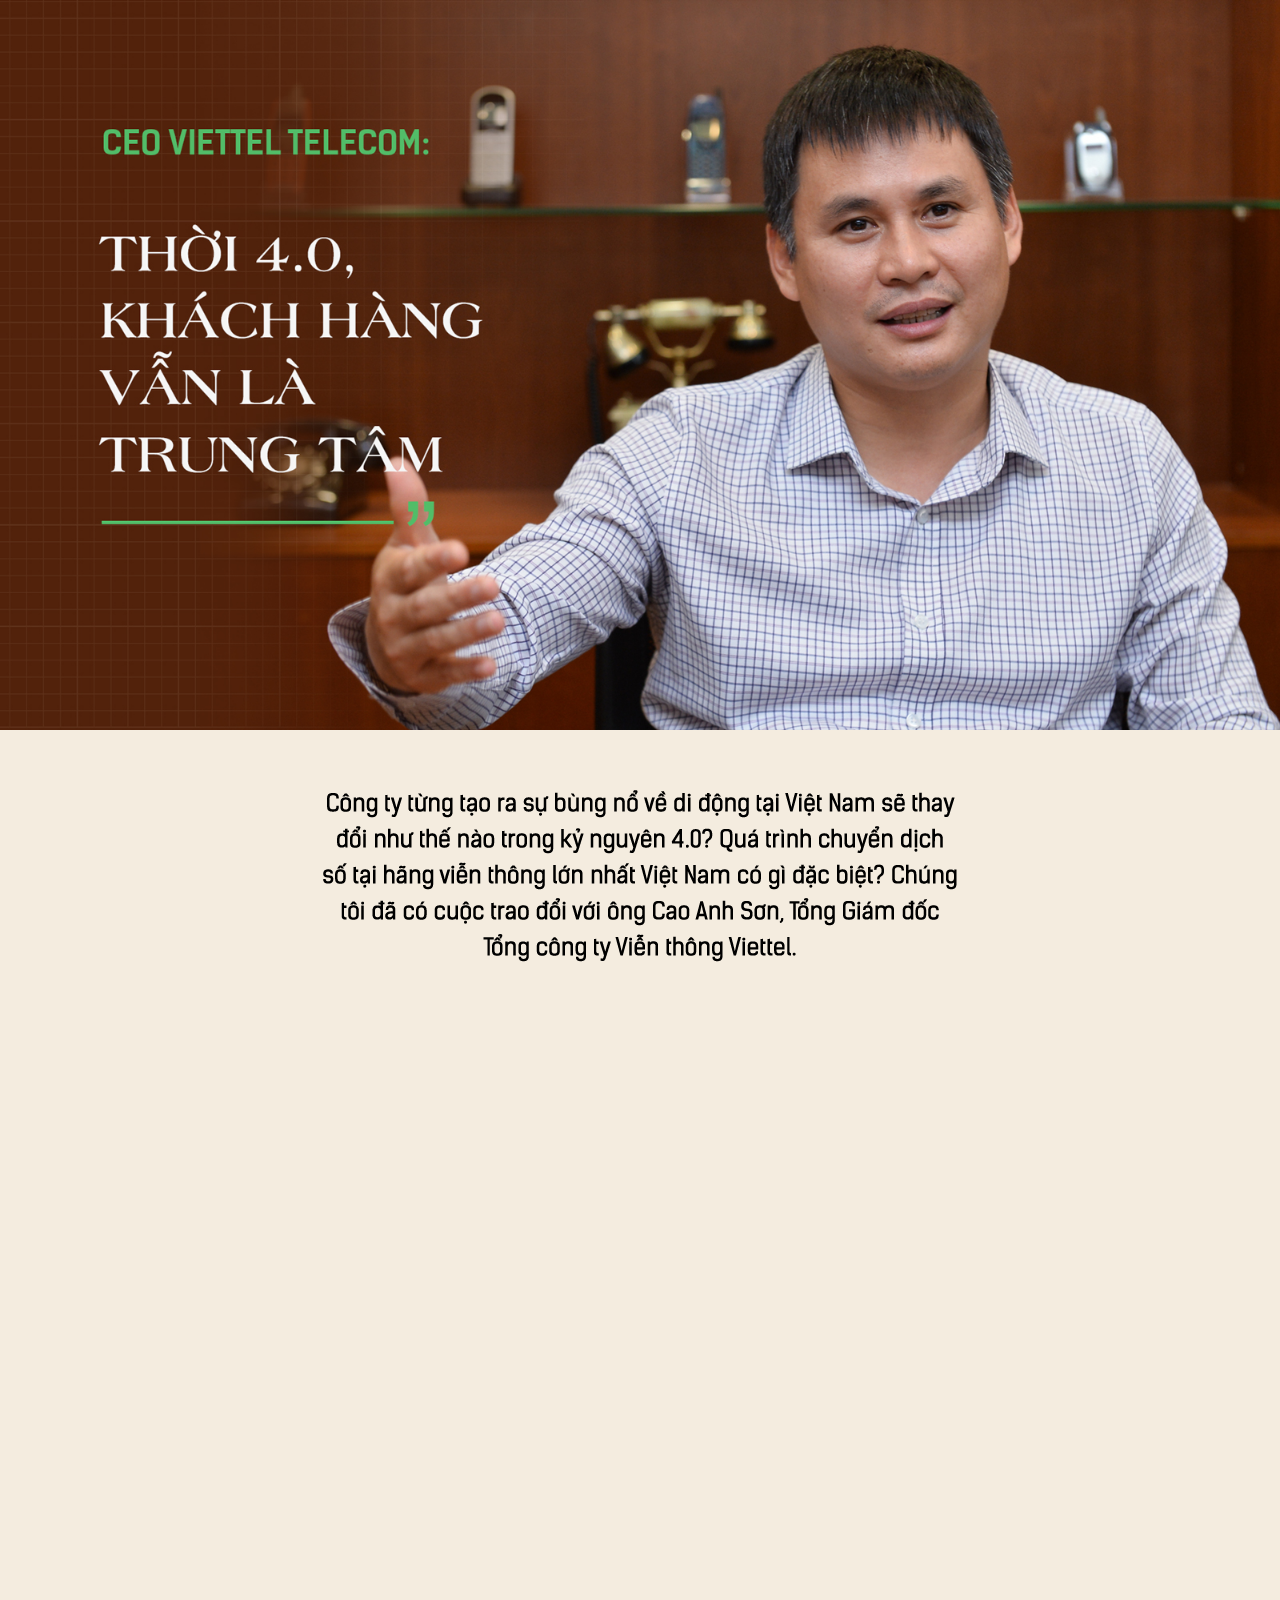
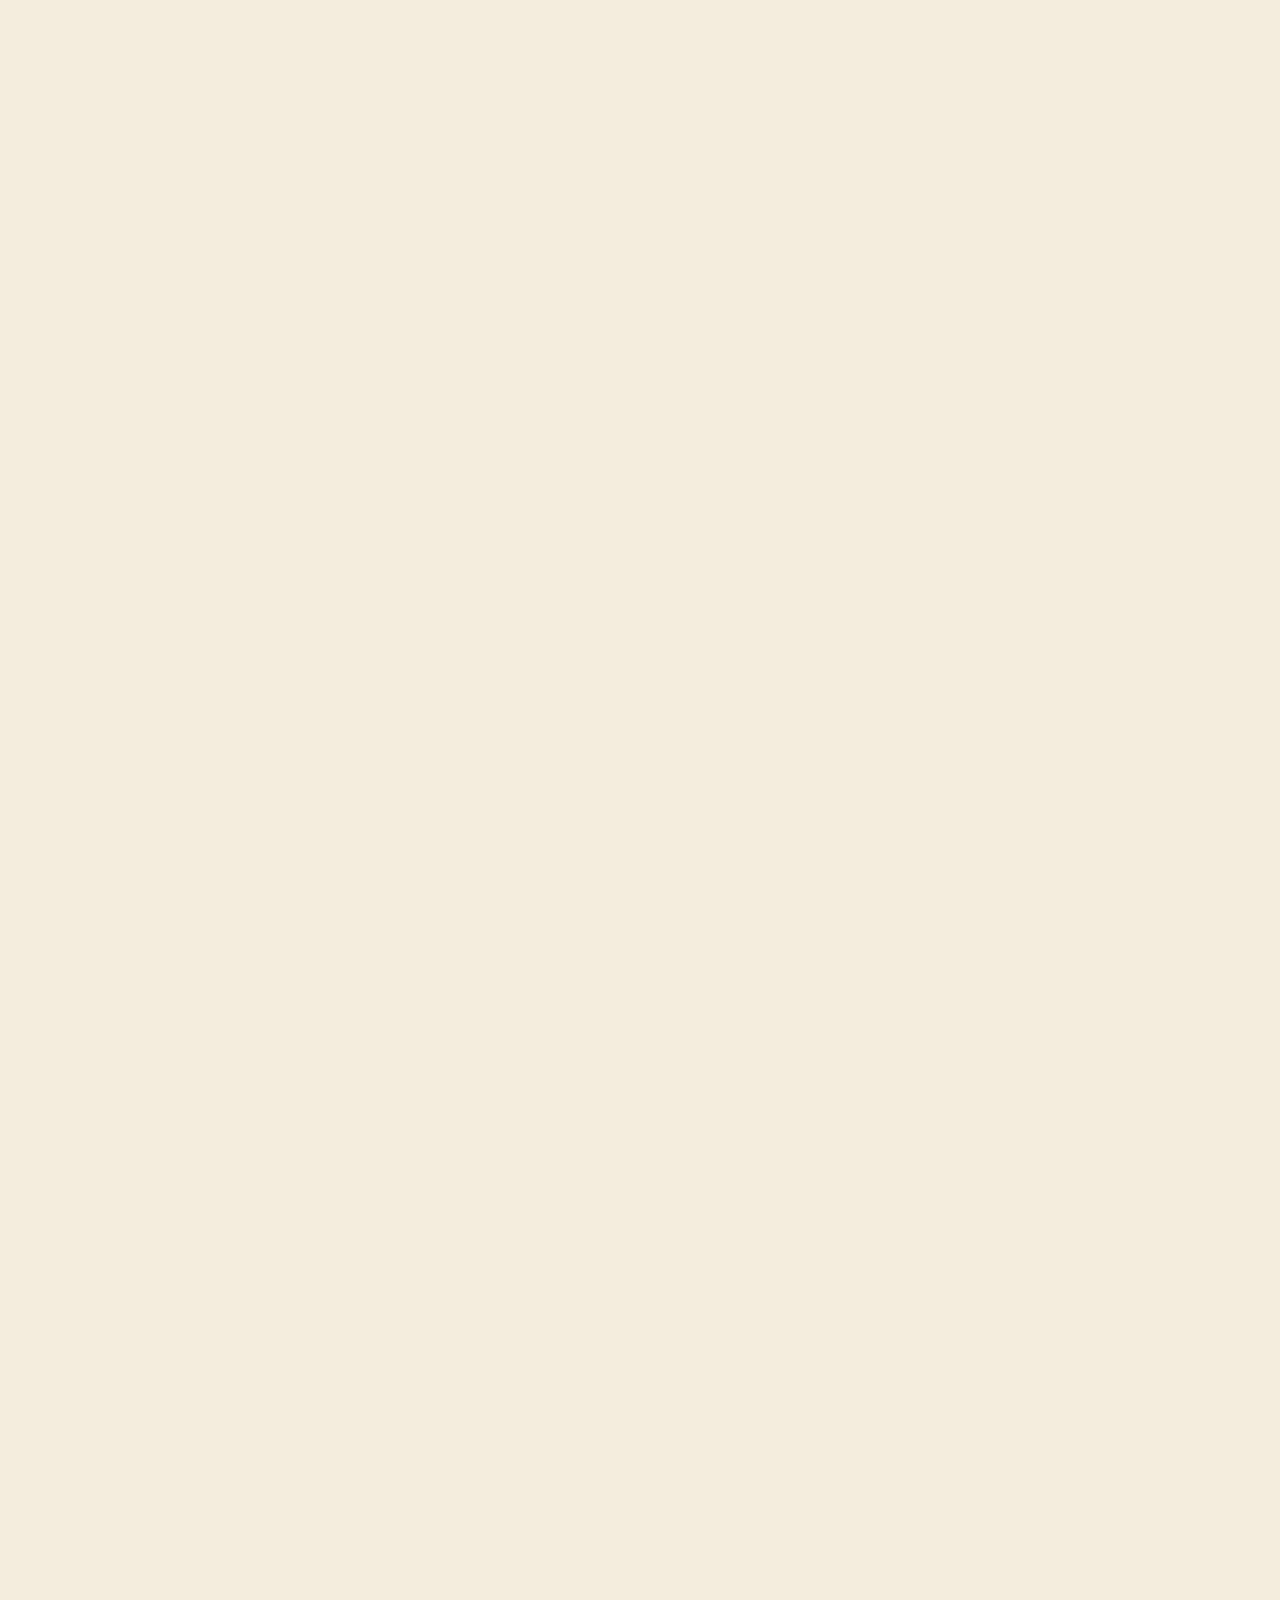
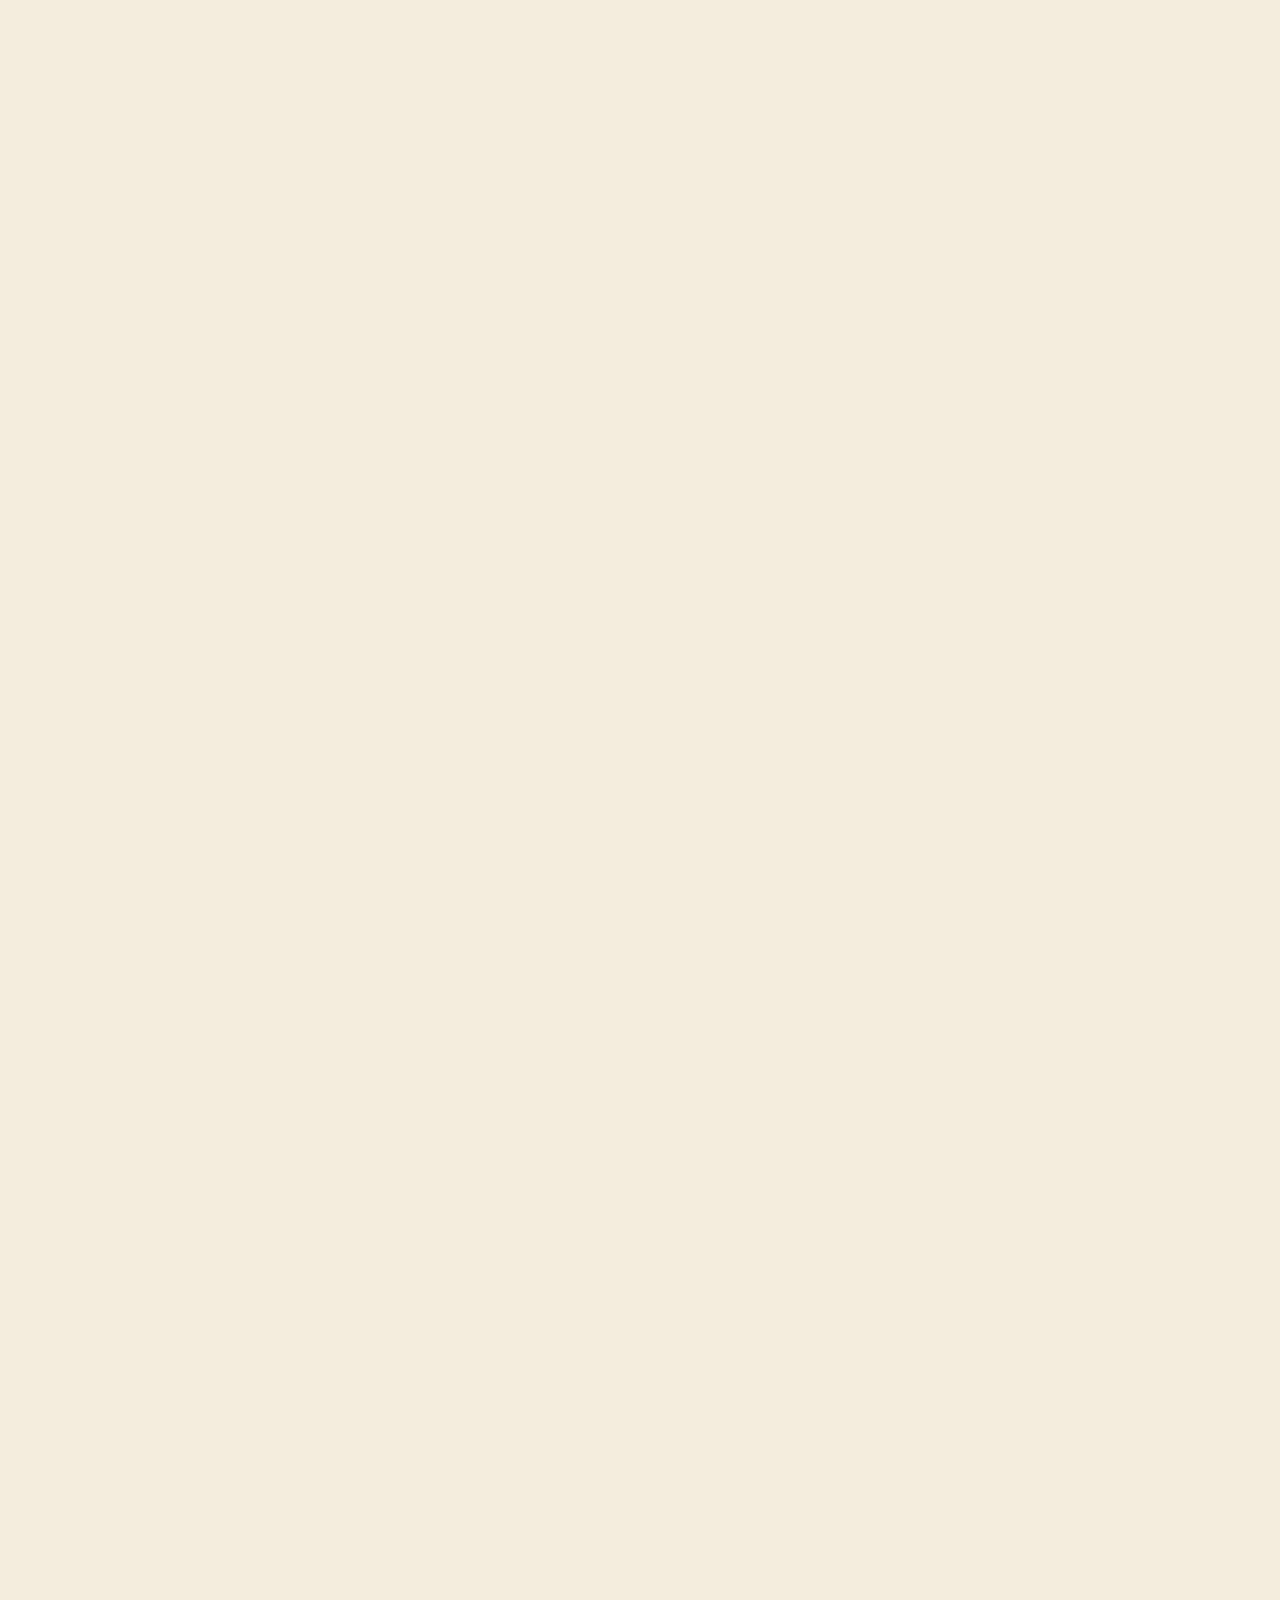
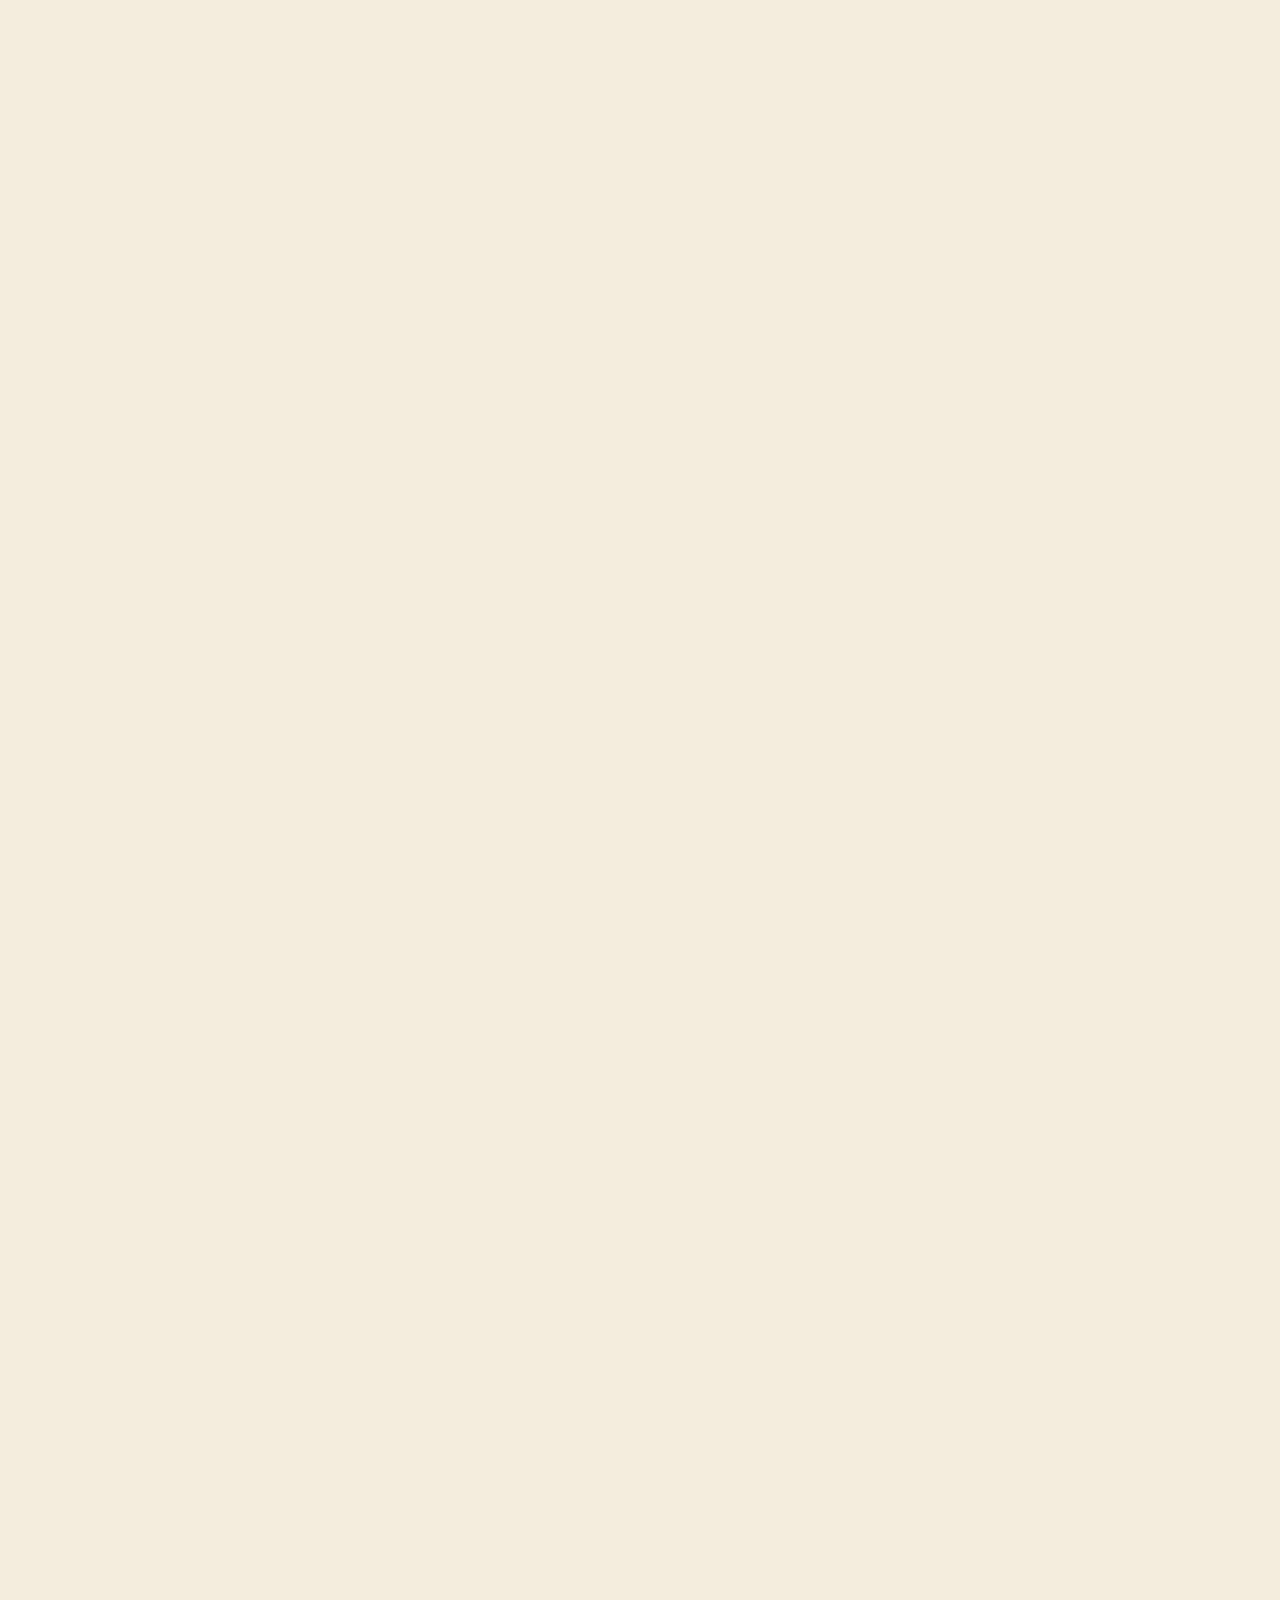
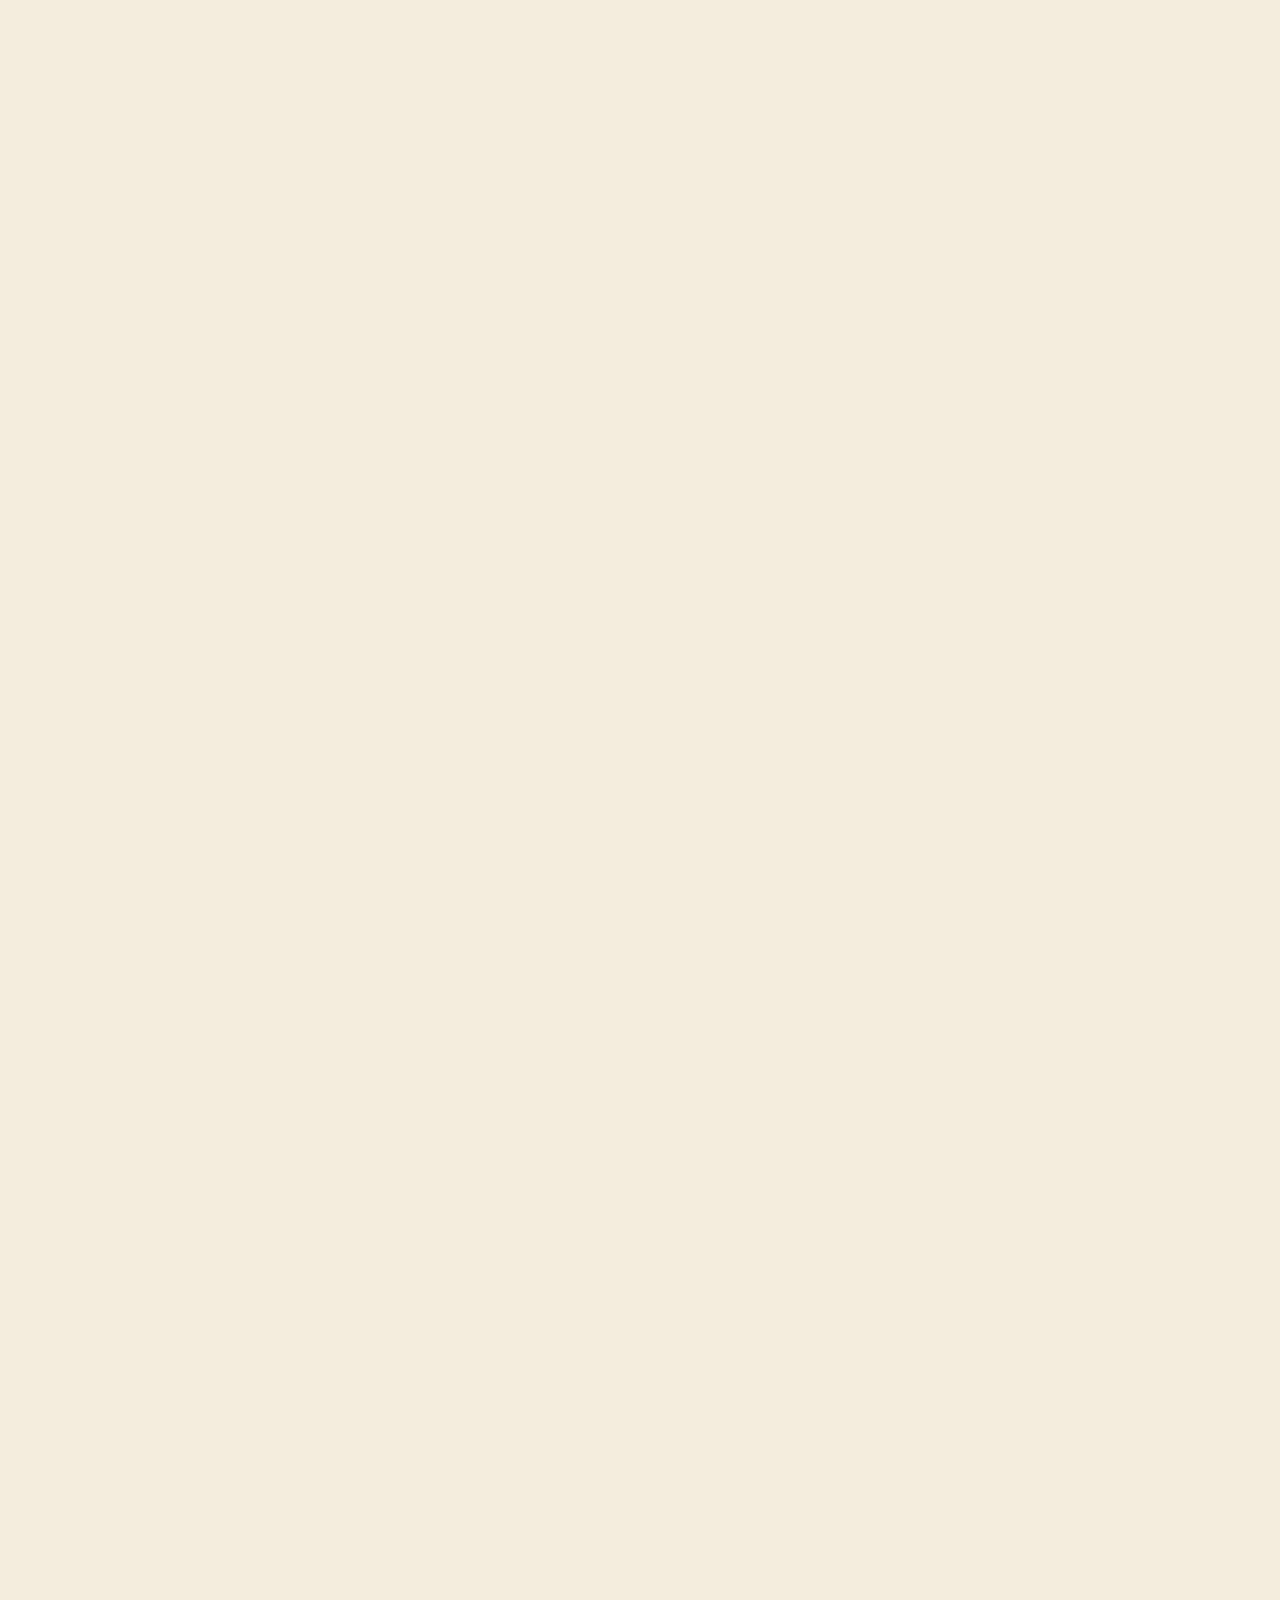
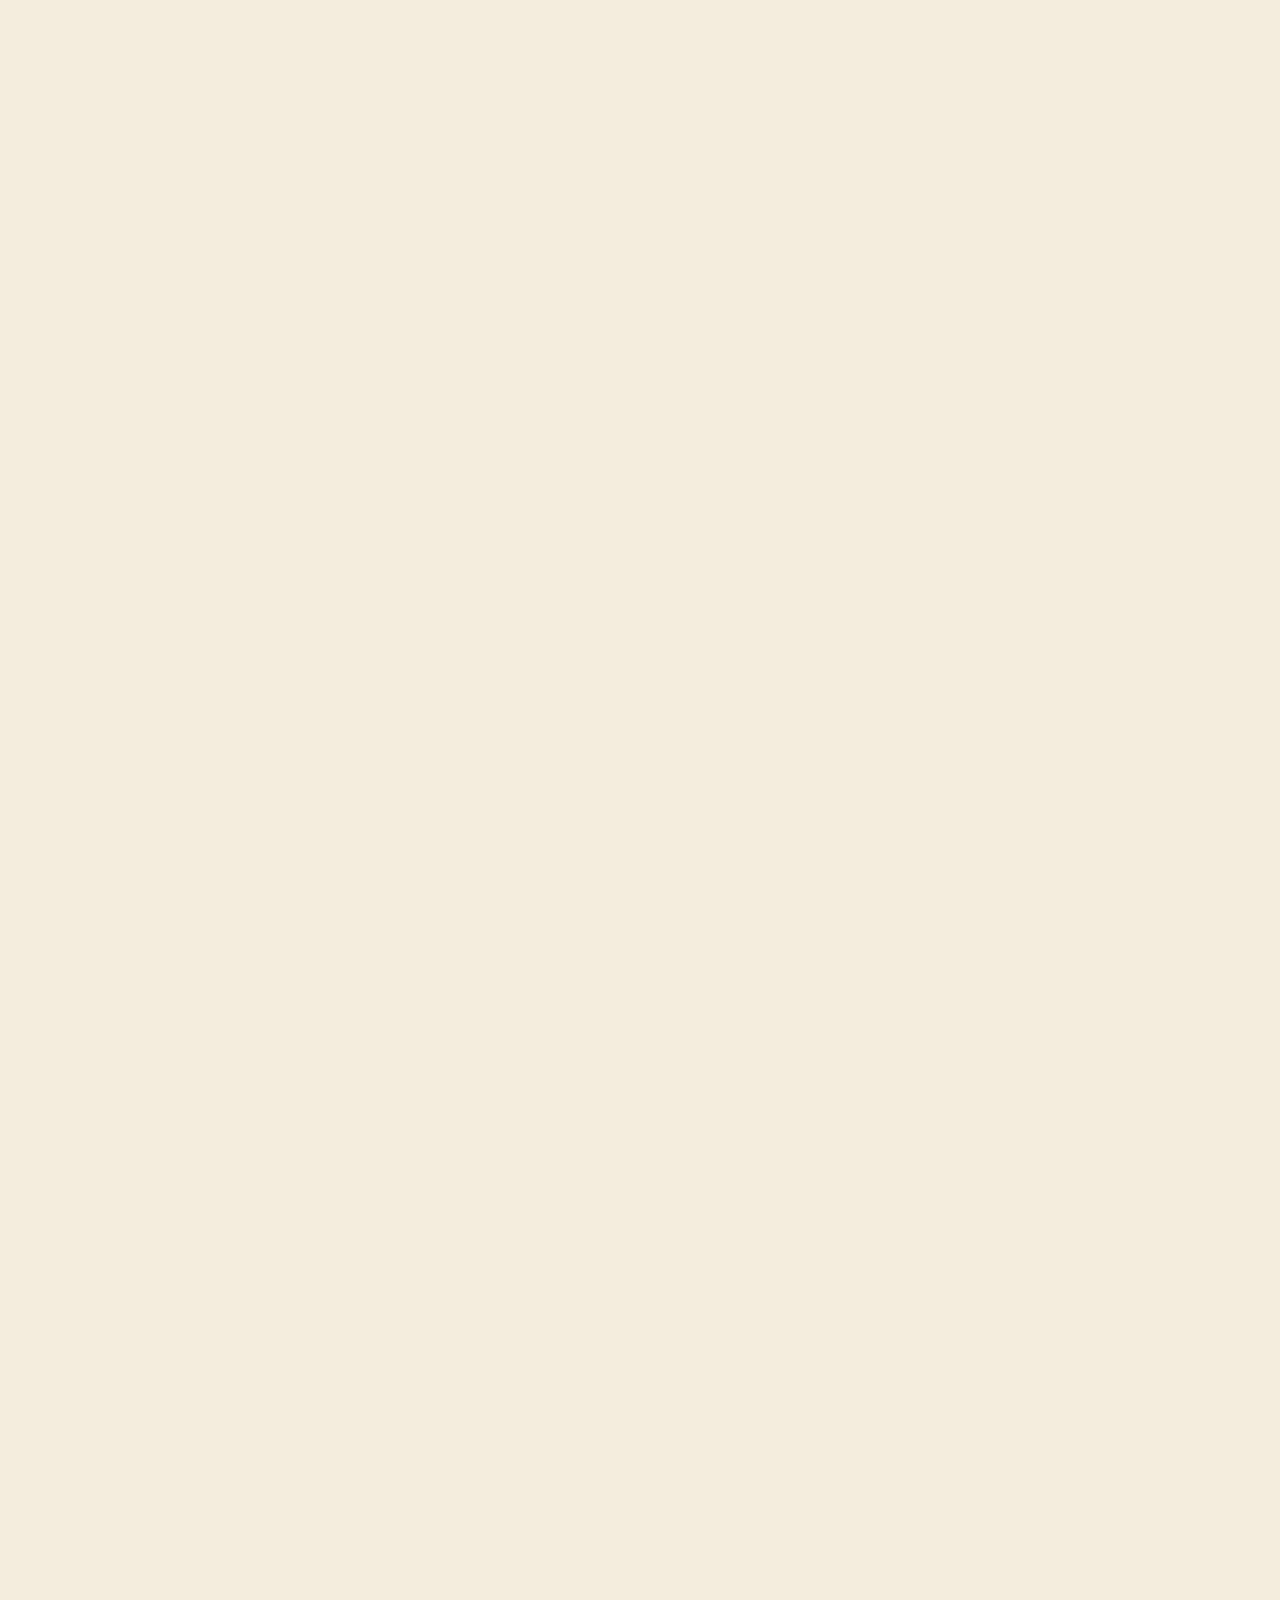
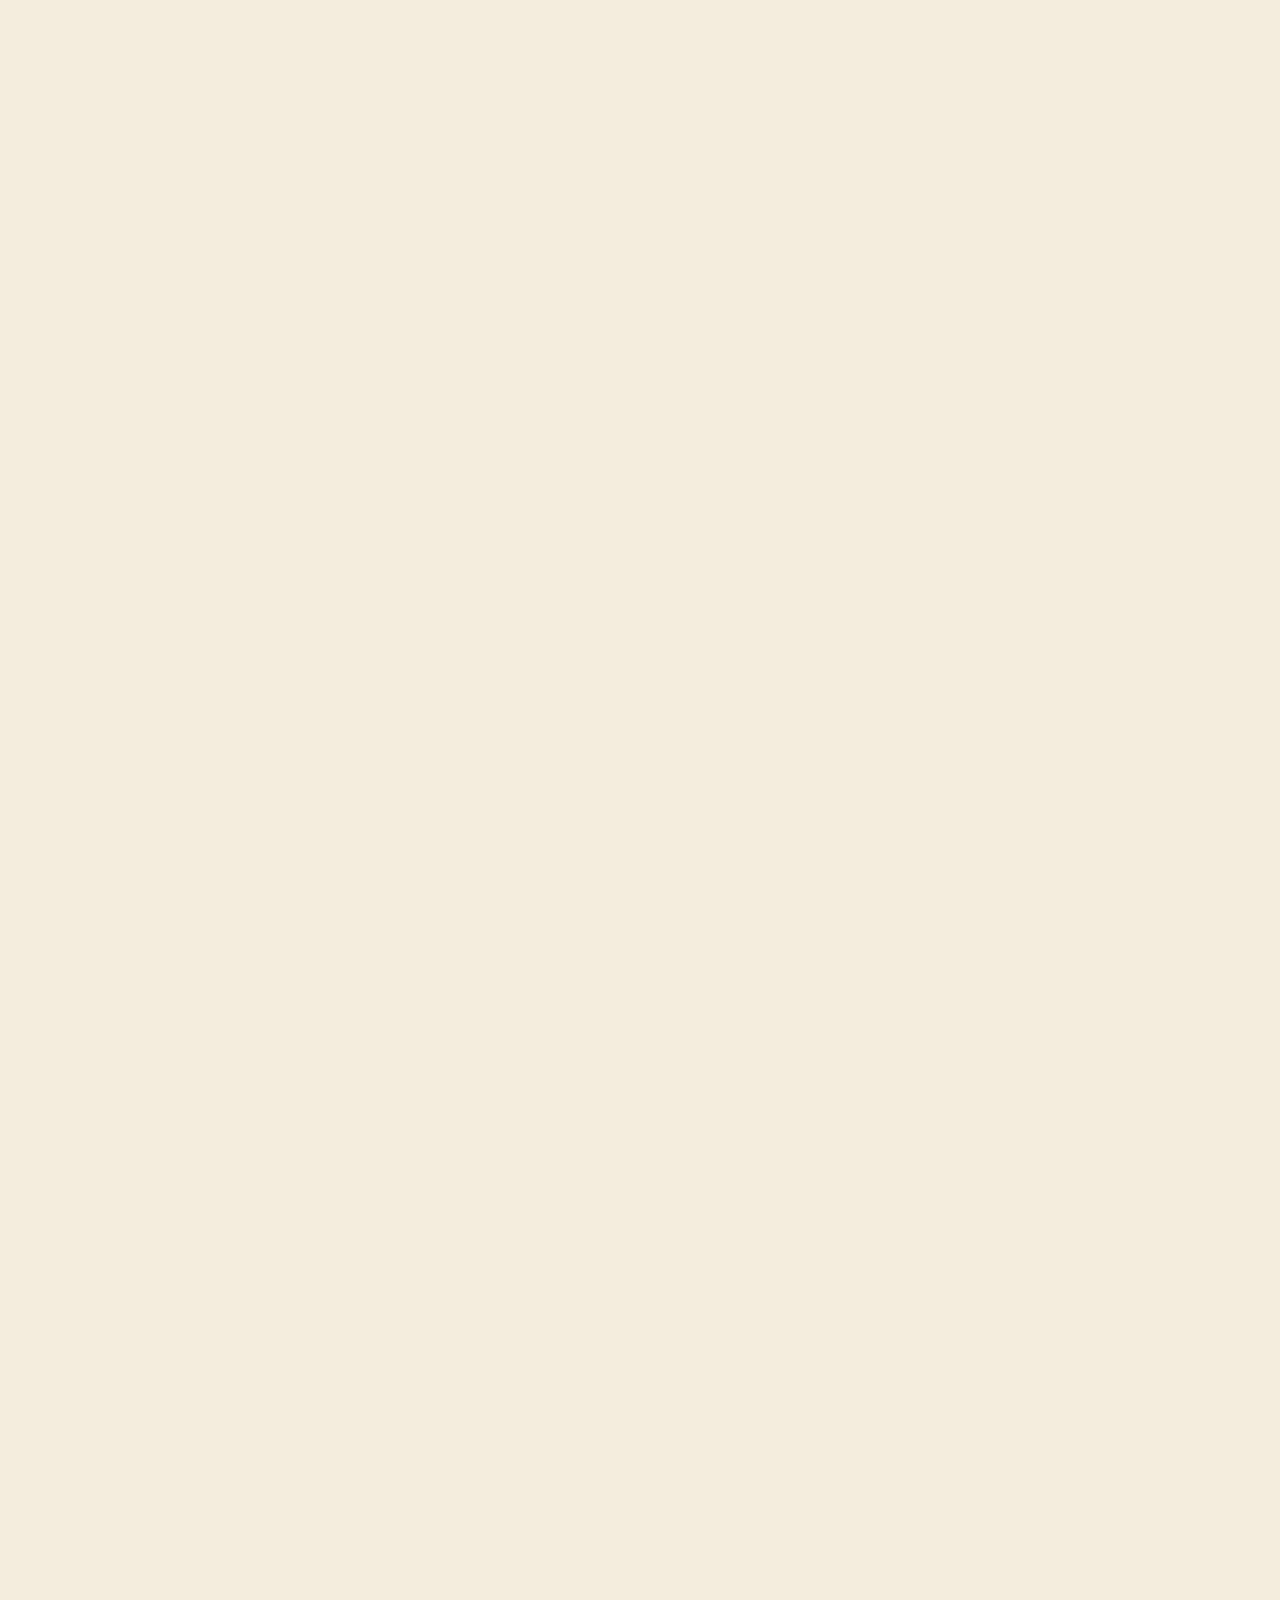
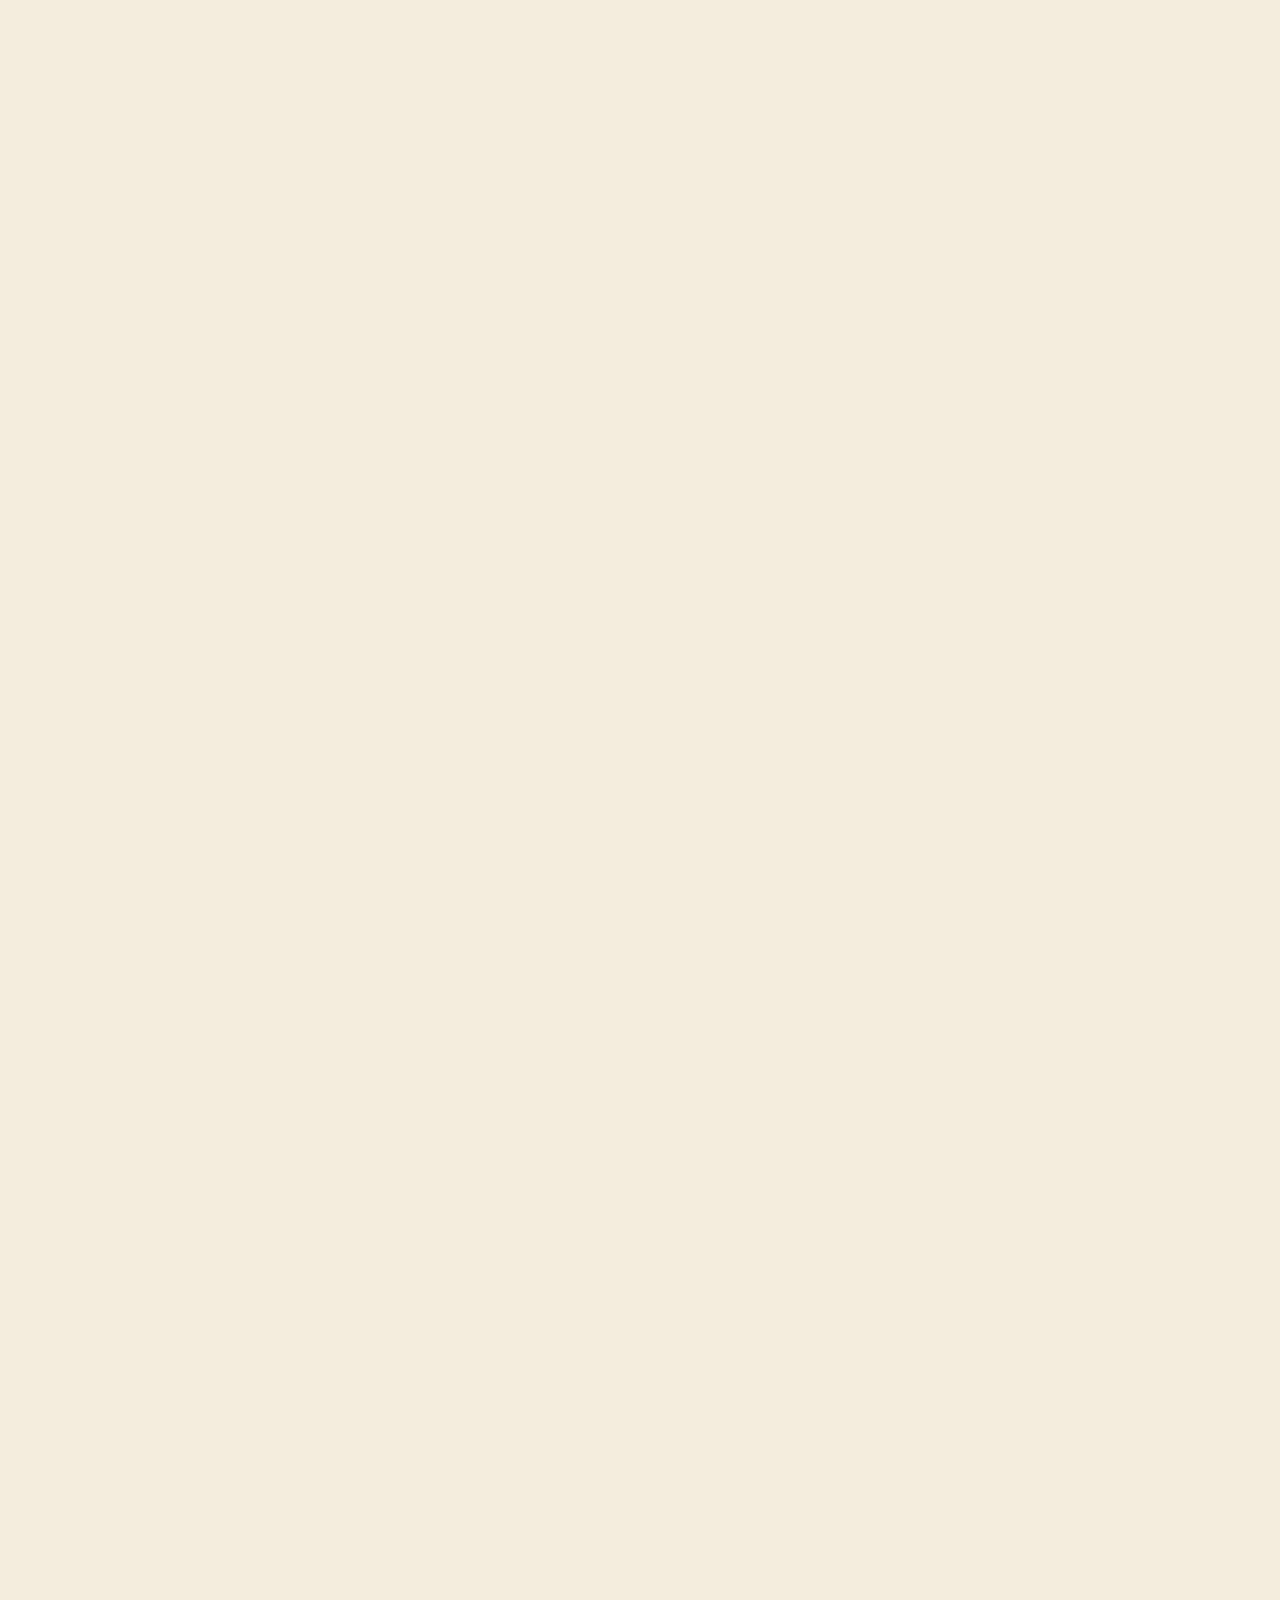
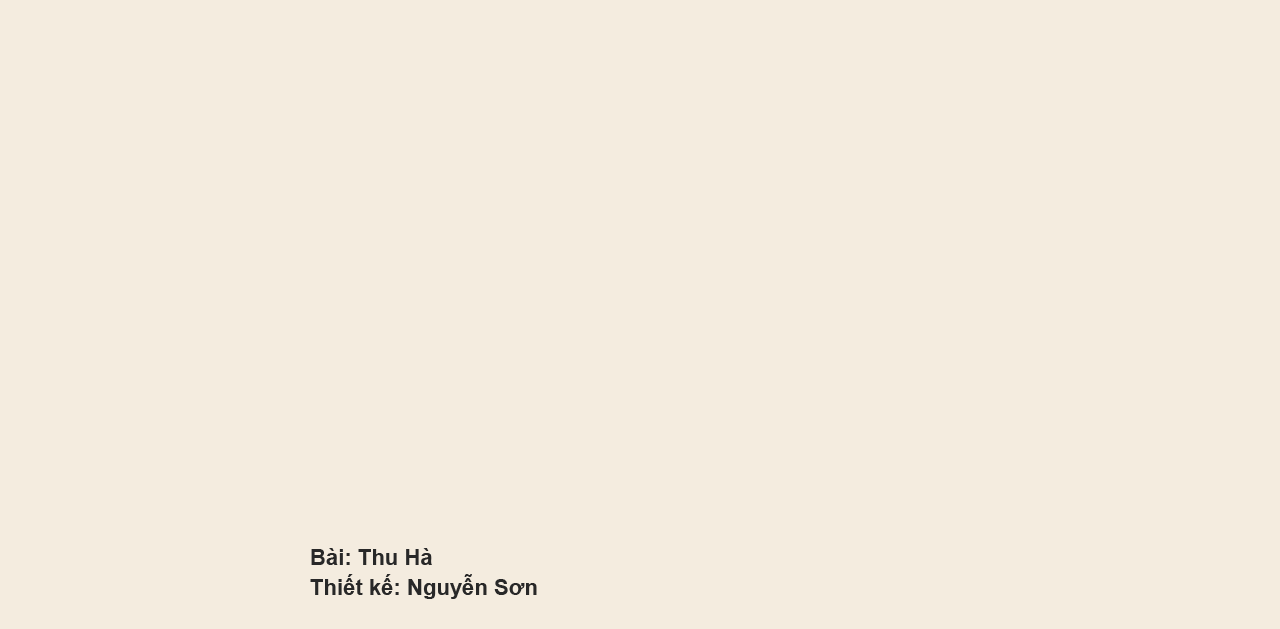
<file: responsive/index.html>
<!DOCTYPE html>
<html lang="en">
<head>
    <meta charset="UTF-8">
    <meta name="viewport" content="width=device-width, initial-scale=1.0">
    <meta http-equiv="X-UA-Compatible" content="ie=edge">
    <title>CEO Viettel Telecom: "Thời 4.0, khách hàng vẫn là trung tâm"</title>
    <link rel="stylesheet" href="css/reset.css">
    <link rel="stylesheet" href="css/fonts.css">
    <link rel="stylesheet" href="css/animate.css">
    <link rel="stylesheet" href="css/style.css">
    <script src="js/jquery-3.3.1.min.js"></script>
    <script src="js/wow.min.js"></script>
    <script>
        $(document).ready(function() {
            new WOW().init();
        })
    </script>
</head>
<body>
    <div class="emag-wrapper web">
        <div class="emag-cover">
            <img src="images/cover.jpg" alt="">
            <!-- <img src="images/cover-m.jpg" alt="" class="mobile"> -->
        </div>

        <div class="emag-sapo w660">
            <img src="images/sapo.png" alt="">
            <!-- <img src="images/sapo-m.png" alt="" class="mobile"> -->
        </div>

        <div class="emag-main">
            <div class="emag-title w980 wow fadeInUp" data-wow-duration="1s" style="margin-top: 80px;">
                <img src="images/title-1.png" alt="">
                <!-- <img src="images/title-1-m.png" alt="" class="mobile"> -->
            </div>

            <div class="emag-content">
                <div class="w660 wow fadeInUp" data-wow-duration="1s">
                    <p class="bold">Nhìn lại quá trình phát triển 15 năm của Viettel Telecom, là một trong những người gắn bó với công ty từ những ngày đầu tiên khi mới cung cấp dịch vụ di động, ông thấy những thay đổi gì?</p>

                    <p>Giai đoạn đầu rất khó khăn. Ngày đó, chúng tôi cũng chưa có nhiều kinh nghiệm triển khai. Chúng tôi đưa các kỹ sư mới từ nhiều lĩnh vực khác sang. Trước đó, Viettel làm VoIP nên có một số kinh nghiệm về hạ tầng, mạng lưới, công nghệ, nhưng di động thì chỉ mới bắt đầu. Những người Viettel ngày đó đã tự nghiên cứu, học hỏi, tìm tòi từ hạ tầng, mạng lưới, truyền dẫn đến xây dựng hệ thống CNTT... </p>

                    <p>Đội ngũ nghiệp vụ của chúng tôi ngày đó cũng vậy. Tôi còn nhớ, người của Viettel Mobile (tiền thân của Viettel Telecom) còn phải tham khảo cách trả lời từ nhân viên tư vấn của các nhà mạng khác để học thêm về nghiệp vụ, từ đó xây dựng quy trình cho công ty mình.</p>
                </div>

                <div class="w660 wow fadeInUp" data-wow-duration="1s">
                    <img src="images/img-1.jpg" alt="">
                </div>

                <div class="w660 wow fadeInUp" data-wow-duration="1s">
                    <p>Ban đầu, đội ngũ kỹ sư của Viettel Mobile đa phần còn rất trẻ. Thế nhưng, những người Viettel Mobile thời kỳ đó được sự tin tưởng của lãnh đạo Tổng công ty (nay là Tập đoàn Viettel) định hướng, dẫn dắt và giao quyền quyết định lớn trong rất nhiều việc nên đã tự tìm tòi, hoàn thiện, xây dựng và tự làm chủ được hệ thống mạng di động.</p>

                    <p>Đó cũng là “giai đoạn vàng” cho người Viettel học tập, ra quyết định nhanh, trải nghiệm với thực tế và tiến bộ không ngừng. Tôi cũng thấy mình rất may mắn khi đã gắn bó với Viettel tròn 15 năm đúng vào thời điểm Viettel “khởi nghiệp” làm di động.</p>

                    <p>Về thay đổi dễ thấy nhất mà Viettel Mobile làm được là đã tạo ra cuộc cách mạng thực sự tại Việt Nam trong lĩnh vực viễn thông và công nghệ thông tin, biến dịch vụ di động từ đắt đỏ chỉ dành cho người có tiền trở thành dịch vụ cho mọi người, góp phần làm thay đổi đáng kể đời sống của người dân Việt Nam. Viettel Telecom hôm nay đã nhận được sự ủng hộ, tin yêu rất lớn của người tiêu dùng với thị phần dịch vụ di động, cố định và truyền hình số đều ở mức cao nhất.</p>
                </div>

                <div class="w980 wow fadeInUp" data-wow-duration="1s">
                    <img src="images/img-2.jpg" alt="">
                </div>

                <div class="w660 wow fadeInUp" data-wow-duration="1s">
                    <p>Thứ hai, Viettel Telecom đã tổ chức được hệ thống kênh bán hàng theo chuẩn mực hiện đại của các Telecos trên thế giới, vận hành theo các kênh xuyên suốt từ Tổng Công ty đến các Viettel Tỉnh, thành phố, Viettel Cụm, huyện. Đặc biệt hệ thống kinh doanh bán hàng đã được số hoá, các công cụ bán hàng và kiểm soát bán hàng được triển khai đến nhân viên cuối cùng đảm bảo có hiệu quả tiếp cận và nâng cao được năng suất lao động.</p>

                    <p>Thứ ba, bộ máy, nhân sự của Viettel Telecom ngày càng được củng cố, đào tạo, có trình độ chuyên môn ngày càng tốt hơn đáp ứng yêu cầu của hoạt động kinh doanh trước mắt cũng như sẵn sàng cho mục tiêu chuyển đổi số mạnh mẽ sắp tới. Bên cạnh đó, theo kết quả điều tra của Anphabe năm 2018, Viettel xếp thứ 3 trong số 100 công ty có môi trường làm việc tốt nhất Việt Nam.</p>

                    <p>Tất cả những thay đổi đó đều rất đáng tự hào và là tiền đề vững chắc để Viettel Telecom bước vào kỷ nguyên mới- với trọng trách mới: Cùng Tập đoàn hoàn thành mục tiêu kiến tạo xã hội số trong những năm sắp tới.</p>
                </div>

                <div class="w980 wow fadeInUp" data-wow-duration="1s">
                    <img src="images/img-3.jpg" alt="">
                </div>

                <div class="w660 wow fadeInUp" data-wow-duration="1s">
                    <p class="bold">Trước đây, Viettel từng có kế hoạch hợp tác với một hãng viễn thông của Úc để cung cấp dịch vụ di động nhưng không đạt được thỏa thuận, sau đó Viettel quyết định tự làm. Nếu có liên doanh vào thời điểm đó, thêm nguồn lực quốc tế thì Viettel Telecom có thể phát triển nhanh hơn không?</p>

                    <p>Thời điểm 2004, toàn bộ vốn liếng của Viettel chỉ đủ để xây dựng hạ tầng di động cho khoảng 3 thành phố. Chính vì thế Viettel từng phải tính tới phương án liên doanh để tận dụng vốn và kinh nghiệm của nước ngoài.</p>

                    <p>Mặc dù vậy khi các cuộc đàm phán với nước ngoài không đạt kết quả, lãnh đạo Viettel lại có một phát hiện đã làm thay đổi hoàn toàn cục diện. Với cuộc khủng hoảng của thị trường thế giới lúc bây giờ. Viettel nhận ra rằng mình hoàn toàn có thể mua thiết bị viễn thông trả chậm.</p>
                </div>

                <div class="emag-title w980 wow fadeInUp" data-wow-duration="1s" style="margin-top: 60px;">
                    <img src="images/title-2.png" alt="">
                    <!-- <img src="images/title-2-m.png" alt="" class="mobile"> -->
                </div>

                <div class="w660 wow fadeInUp" data-wow-duration="1s">
                    <p class="bold">Trong bối cảnh của cuộc cách mạng 4.0, đối thủ của Viettel Telecom không chỉ là các hãng viễn thông mà còn phải cạnh tranh với các OTT như facebook, zalo, viber… và thị trường viễn thông đã bão hòa, nhiều công ty trên thế giới đang đi ngang hoặc đi xuống. Chiến lược mới của Viettel Telecom là gì?</p>

                    <p>Trước đây, mọi người hay nói về chuyện OTT sẽ “ăn mòn” doanh thu của viễn thông, nhưng đó chỉ là một phần của bức tranh. Đặc trưng cơ bản của thời đại 4.0 là kết nối và hợp tác, OTT cũng là xu hướng tất yếu, do vậy, quan điểm của chúng tôi với OTT là liên kết cùng phát triển. Trên thực tế, Viettel Telecom đã tạo ra những gói cước kết hợp với chính các OTT và giúp tăng trưởng doanh thu tốt.</p>

                    <p>Tôi cũng không nghĩ thị trường viễn thông Việt Nam đã bão hòa dù thực tế vài năm gần đây tốc độ tăng trưởng có chậm lại. Bởi nếu nhìn vào các chỉ số về tỷ lệ thuê bao data và lưu lượng tiêu dùng data của người dùng trong nước so với các nước trên thế giới thì Việt Nam vẫn còn thấp. Đó chính là dư địa không nhỏ cho Viettel Telecom hay các hãng viễn thông trong nước khác có thể tăng trưởng tiếp.</p>                    
                </div>

                <div class="w980 wow fadeInUp" data-wow-duration="1s">
                    <img src="images/img-4.jpg" alt="">
                    <!-- <img src="images/img-4-m.jpg" alt="" class="mobile"> -->
                </div>

                <div class="w660 wow fadeInUp" data-wow-duration="1s">
                    <p class="bold">Đó có phải lý do Viettel Telecom đầu tư rất nhanh, mạnh cho hạ tầng 4G và đi tiên phong về 5G?</p>

                    <p>Đúng vậy. Xuất phát từ nhu cầu ngày càng lớn của người dùng về dữ liệu tốc độ cao, Viettel Telecom đầu tư rất lớn và nhanh cho hạ tầng 4G, đồng thời xây dựng các chính sách có lợi nhất về giá cước cho khách hàng. Đây là lý do mà 65% khách hàng sử dụng data Viettel (tương đương 21 triệu thuê bao) đang sử dụng 4G.</p>

                    <p>Thêm vào đó, chúng tôi cũng cung cấp nhiều gói cước data ngắn ngày (1 ngày, 3 ngày, 7 ngày) với chi phí thấp (5.000 – 30.000đ) để tạo điều kiện cho người tiêu dùng ở mọi độ tuổi và vùng miền đều có cơ hội tiếp cận mobile Internet, đưa dịch vụ trở nên phổ biến khắp Việt Nam. Nhờ đó, Viettel Telecom vừa được Frost & Sullivan (Tổ chức nghiên cứu và phân tích thị trường hàng đầu thế giới) trao giải thưởng “Nhà cung cấp dịch vụ data di động của năm tại Việt Nam – 2019”.</p>
                </div>

                <div class="w980 wow fadeInUp" data-wow-duration="1s">
                    <img src="images/img-5.jpg" alt="" style="margin-bottom: 10px;">
                    <p class="emag-caption">Ông Cao Anh Sơn, Tổng giám đốc Viettel Telecom nhận giải thưởng "Nhà cung cấp dịch vụ data di động tốt nhất Việt Nam năm 2019" do Frost & Sullivan (Tổ chức nghiên cứu và phân tích thị trường hàng đầu thế giới" bình chọn.</p>
                </div>

                <div class="w660 wow fadeInUp" data-wow-duration="1s">
                    <p class="bold">Khi mới làm di động, Viettel Telecom có thể coi như một startup rất linh hoạt và sáng tạo, giờ thì Viettel Telecom đã trở thành một decacorn (công ty được định giá trên 10 tỷ USD) thì tính linh hoạt và sáng tạo cũng như dám mạo hiểm được gìn giữ và phát triển ra sao?</p>

                    <p>Trong 15 năm phát triển, Viettel Telecom luôn làm khác các công ty viễn thông còn lại. Nếu chỉ giới hạn trong lĩnh vực vận hành, khai thác viễn thông thì khi lớn lên thành công ty nhiều tỷ đôla, kém linh hoạt và khó sáng tạo là điều dễ thấy. Nhưng Viettel Telecom không tự giới hạn mình trong những vòng tròn truyền thống như vậy.</p>

                    <p>Ngoài các nghiệp vụ truyền thống, chúng tôi đã tự làm chủ các hệ thống công nghệ điều khiển mạng lõi, hệ thống tính cước, phát triển nội dung số, thanh toán điện tử, giải pháp số cho doanh nghiệp – tổ chức… Mỗi một lĩnh vực mới lại tạo ra những cơ hội tăng trưởng và phát triển, lớn hơn nhiều lĩnh vực truyền thống. </p>

                    <p>Chính nhờ khai phá những lĩnh vực chưa ai làm đã tạo ra mảnh đất mới cho chúng tôi, thực tế là một số đơn vị đã tách khỏi Viettel Telecom và đang trên đường trở thành những unicorn (công ty có định giá trên 1 tỷ USD) hoặc decacorn mới như Viettel Solutions, Viettel Digital Services, Viettel Media…</p>

                    <p>Việc thay đổi mô hình kinh doanh ở lĩnh vực cũ và mở ra những lĩnh vực mới phù hợp với sự phát triển của cuộc cách mạng 4.0 sẽ là động lực để Viettel Telecom tiếp tục duy trì nhịp độ tăng trưởng ổn định trong những năm tới.</p>
                </div>

                <div class="wow fadeInUp" data-wow-duration="1s" style="margin: 60px 0">
                    <img src="images/img-6.jpg" alt="">
                </div>

                <div class="emag-title w980 wow fadeInUp" data-wow-duration="1s" style="margin-top: 60px;">
                    <img src="images/title-3.png" alt="">
                    <!-- <img src="images/title-3-m.png" alt="" class="mobile"> -->
                </div>

                <div class="w660 wow fadeInUp" data-wow-duration="1s">
                    <p class="bold">“Chuyển đổi số” là từ khóa quan trọng nhất của Tập đoàn Viettel trong giai đoạn phát triển kế tiếp. Vậy nếu nói về quá trình “chuyển đổi số” tại Viettel Telecom, khách hàng có thể cảm nhận rõ nhất điều gì?</p>

                    <p>Trước đây, khi giao tiếp với nhà mạng, khách hàng thường bắt buộc phải ra cửa hàng, sử dụng tin nhắn hoặc gọi điện lên tổng đài, đăng ký các thông tin… thì phải ra cửa hàng. Còn bây giờ, khách hàng có thể thực hiện tất cả các điều này chỉ qua app My Viettel. Đó là một biểu hiện rõ nét của quá trình số hóa tại Viettel Telecom. </p>

                    <p>Gần đây, chúng tôi đã triển khai chương trình chăm sóc khách hàng có tên Viettel++- là một ví dụ sinh động nữa cho quá trình chuyển đổi số của Viettel Telecom. Theo đó, 100% các thủ tục tích điểm, cộng điểm cho khách hàng đều được tự động hóa, 100% khách hàng sử dụng dịch vụ của chúng tôi được đưa vào danh sách chăm sóc thường xuyên, hệ sinh thái về quà tặng và ưu đãi cũng được mở rộng hơn nhiều lần so với trước.</p>

                    <p>Chuyển đổi số rõ ràng đã mang lại nhiều lợi ích cho khách hàng bởi từ trước đến nay, chưa có bất kỳ công ty viễn thông nào ở Việt Nam đưa 100% khách hàng vào danh sách chăm sóc thường xuyên mà chỉ có các khách hàng tiêu dùng cao, được xếp hạng VIP. Sở dĩ nay Viettel Telecom làm được vì đã số hóa công tác chăm sóc khách hàng.</p>
                </div>

                <div class="w980 wow fadeInUp" data-wow-duration="1s">
                    <img src="images/img-7.jpg" alt="" style="margin-bottom: 10px">
                </div>

                <div class="w980 wow fadeInUp" data-wow-duration="1s">
                    <img src="images/img-8.jpg" alt="">
                </div>

                <div class="w660 wow fadeInUp" data-wow-duration="1s">
                    <p class="bold">Còn quá trình chuyển đổi số ở Viettel Telecom thì sao?</p>

                    <p>Gần như toàn bộ các quy trình, nghiệp vụ tại Viettel Telecom đã được số hóa, với việc áp dụng các hệ thống công nghệ thông tin trong quản lý, điều hành, tổ chức kinh doanh. Lãnh đạo công ty đi công tác bất kỳ đâu vẫn có thể phê duyệt và điều hành mọi thứ bình thường như ở văn phòng trên smartphone. </p>

                    <p>Việc ra các quyết định điều hành kinh doanh hàng ngày cũng không còn dựa nhiều vào cảm tính như trước mà căn cứ trên dữ liệu lớn (Big Data) được phân tích bởi trí tuệ nhân tạo (AI)… Tất nhiên, cũng như công tác chăm sóc khách hàng, yếu tố con người là không thể thiếu nhưng nó được hỗ trợ rất nhiều bởi công nghệ 4.0.</p>

                    <p>Mỗi cán bộ nhân viên Viettel Telecom cũng đang từng bước chuyển dịch trong tư duy, tích cực tham gia vào quá trình chuyển dịch số thông qua việc chủ động học hỏi bổ sung kiến thức, kỹ năng sử dụng phần mềm, các ứng dụng, để có thể thành thạo mọi nghiệp vụ trên môi trường số.</p>
                </div>

                <div class="emag-title w980 wow fadeInUp" data-wow-duration="1s" style="margin-top: 60px;">
                    <img src="images/title-4.png" alt="">
                    <!-- <img src="images/title-4-m.png" alt="" class="mobile"> -->
                </div>

                <div class="w660 wow fadeInUp" data-wow-duration="1s">
                    <p class="bold">Kể từ khi làm di động đến nay, Viettel Telecom luôn đặt vị trí khách hàng làm trung tâm nhưng đến thời 4.0, điều này có thay đổi hay không khi công nghệ làm chuyển dịch rất nhiều định hướng chiến lược?</p>

                    <p>Tất cả sự phát triển của AI, Big Data, IoT hay 5G… bản chất vẫn là phục vụ con người. Hay nói cách khác, chiến lược lấy khách hàng làm trung tâm của Viettel Telecom sẽ không thay đổi dù ở thời đại nào. Điều thay đổi là khách hàng sẽ được trải nghiệm số nhiều hơn cùng chúng tôi.</p>

                    <p class="bold">Ông có thể chia sẻ về một hình dung trong tương lai của những trải nghiệm số mà dịch vụ Viettel Telecom có thể mang tới cho khách hàng?</p>
                </div>

                <div class="w660 wow fadeInUp emag-content-right" data-wow-duration="1s">
                    <img src="images/img-9.jpg" alt="" class="w450">

                    <p>Viettel Telecom sẽ cung cấp nhiều dịch vụ số, và ví dụ đơn giản nhất để khách hàng có thể hình dung về tương lai của trải nghiệm số là việc phát triển ứng dụng My Viettel. Hiện giờ, với app My Viettel, khách hàng có thể gửi khiếu nại, hỏi tư vấn và được giải đáp thắc mắc, thay đổi gói cước, đóng tiền cước… thay vì phải đến cửa hàng nữa. Trong tương lai, khách hàng có thể hình dung app My Viettel như một trợ lý ảo và trải nghiệm số của khách hàng với dịch vụ Viettel Telecom sẽ là tận hưởng cuộc sống thực thụ.</p>

                    <p class="bold">Vậy trong 5 năm tới, “bức tranh mới” của Viettel Telecom sẽ ra sao?</p>

                    <p>Mục tiêu 5 năm tới của Viettel Telecom là trở thành Telco số, dịch vụ trải nghiệm khách hàng số 1 trong ngành viễn thông, công nghệ thông tin tại Việt Nam. Doanh thu dịch vụ số sẽ đạt mức ngang bằng với các Telco trên thế giới (khoảng 16% tổng doanh thu); Tiếp tục duy trì vị trí dẫn dắt thị trường, đặt mục tiêu kết nối internet đến 100% hộ gia đình Việt, đồng thời tạo ra bùng nổ lần thứ 2 trong lĩnh vực di động để 100% người dùng tại Viettel đều sử dụng Smartphone và dịch vụ IoT (Internet kết nối vạn vật) chiếm phần lớn số lượng thiết bị kết nối tại Việt Nam.  </p>
                </div>

                <div class="emag-credit w660">
                    <img src="images/credit.png" alt="">
                </div>
            </div>
        </div>
    </div>

    <div class="emag-wrapper mobile">
        <div class="emag-cover">
            <img src="mobile/images/cover.jpg" alt="">
        </div>

        <div class="emag-sapo">
            <img src="mobile/images/sapo.png" alt="">
        </div>

        <div class="emag-main">
            <div class="emag-title">
                <img src="mobile/images/title-1.png" alt="">
            </div>

            <div class="emag-content">
                <p class="bold">Nhìn lại quá trình phát triển 15 năm của Viettel Telecom, là một trong những người gắn bó với công ty từ những ngày đầu tiên khi mới cung cấp dịch vụ di động, ông thấy những thay đổi gì?</p>

                <p>Giai đoạn đầu rất khó khăn. Ngày đó, chúng tôi cũng chưa có nhiều kinh nghiệm triển khai. Chúng tôi đưa các kỹ sư mới từ nhiều lĩnh vực khác sang. Trước đó, Viettel làm VoIP nên có một số kinh nghiệm về hạ tầng, mạng lưới, công nghệ, nhưng di động thì chỉ mới bắt đầu. Những người Viettel ngày đó đã tự nghiên cứu, học hỏi, tìm tòi từ hạ tầng, mạng lưới, truyền dẫn đến xây dựng hệ thống CNTT... </p>

                <p>Đội ngũ nghiệp vụ của chúng tôi ngày đó cũng vậy. Tôi còn nhớ, người của Viettel Mobile (tiền thân của Viettel Telecom) còn phải tham khảo cách trả lời từ nhân viên tư vấn của các nhà mạng khác để học thêm về nghiệp vụ, từ đó xây dựng quy trình cho công ty mình.</p>
            </div>

            <img src="mobile/images/img-1.jpg" alt="">

            <div class="emag-content">
                <p>Ban đầu, đội ngũ kỹ sư của Viettel Mobile đa phần còn rất trẻ. Thế nhưng, những người Viettel Mobile thời kỳ đó được sự tin tưởng của lãnh đạo Tổng công ty (nay là Tập đoàn Viettel) định hướng, dẫn dắt và giao quyền quyết định lớn trong rất nhiều việc nên đã tự tìm tòi, hoàn thiện, xây dựng và tự làm chủ được hệ thống mạng di động.</p>

                <p>Đó cũng là “giai đoạn vàng” cho người Viettel học tập, ra quyết định nhanh, trải nghiệm với thực tế và tiến bộ không ngừng. Tôi cũng thấy mình rất may mắn khi đã gắn bó với Viettel tròn 15 năm đúng vào thời điểm Viettel “khởi nghiệp” làm di động.</p>

                <p>Về thay đổi dễ thấy nhất mà Viettel Mobile làm được là đã tạo ra cuộc cách mạng thực sự tại Việt Nam trong lĩnh vực viễn thông và công nghệ thông tin, biến dịch vụ di động từ đắt đỏ chỉ dành cho người có tiền trở thành dịch vụ cho mọi người, góp phần làm thay đổi đáng kể đời sống của người dân Việt Nam. Viettel Telecom hôm nay đã nhận được sự ủng hộ, tin yêu rất lớn của người tiêu dùng với thị phần dịch vụ di động, cố định và truyền hình số đều ở mức cao nhất.</p>
            </div>

            <img src="mobile/images/img-2.jpg" alt="">

            <div class="emag-content">
                <p>Thứ hai, Viettel Telecom đã tổ chức được hệ thống kênh bán hàng theo chuẩn mực hiện đại của các Telecos trên thế giới, vận hành theo các kênh xuyên suốt từ Tổng Công ty đến các Viettel Tỉnh, thành phố, Viettel Cụm, huyện. Đặc biệt hệ thống kinh doanh bán hàng đã được số hoá, các công cụ bán hàng và kiểm soát bán hàng được triển khai đến nhân viên cuối cùng đảm bảo có hiệu quả tiếp cận và nâng cao được năng suất lao động.</p>

                <p>Thứ ba, bộ máy, nhân sự của Viettel Telecom ngày càng được củng cố, đào tạo, có trình độ chuyên môn ngày càng tốt hơn đáp ứng yêu cầu của hoạt động kinh doanh trước mắt cũng như sẵn sàng cho mục tiêu chuyển đổi số mạnh mẽ sắp tới. Bên cạnh đó, theo kết quả điều tra của Anphabe năm 2018, Viettel xếp thứ 3 trong số 100 công ty có môi trường làm việc tốt nhất Việt Nam.</p>

                <p>Tất cả những thay đổi đó đều rất đáng tự hào và là tiền đề vững chắc để Viettel Telecom bước vào kỷ nguyên mới- với trọng trách mới: Cùng Tập đoàn hoàn thành mục tiêu kiến tạo xã hội số trong những năm sắp tới.</p>
            </div>

            <img src="mobile/images/img-3.jpg" alt="">

            <div class="emag-content">
                <p class="bold">Trước đây, Viettel từng có kế hoạch hợp tác với một hãng viễn thông của Úc để cung cấp dịch vụ di động nhưng không đạt được thỏa thuận, sau đó Viettel quyết định tự làm. Nếu có liên doanh vào thời điểm đó, thêm nguồn lực quốc tế thì Viettel Telecom có thể phát triển nhanh hơn không?</p>

                <p>Thời điểm 2004, toàn bộ vốn liếng của Viettel chỉ đủ để xây dựng hạ tầng di động cho khoảng 3 thành phố. Chính vì thế Viettel từng phải tính tới phương án liên doanh để tận dụng vốn và kinh nghiệm của nước ngoài.</p>

                <p>Mặc dù vậy khi các cuộc đàm phán với nước ngoài không đạt kết quả, lãnh đạo Viettel lại có một phát hiện đã làm thay đổi hoàn toàn cục diện. Với cuộc khủng hoảng của thị trường thế giới lúc bây giờ. Viettel nhận ra rằng mình hoàn toàn có thể mua thiết bị viễn thông trả chậm.</p>
            </div>

            <div class="emag-title">
                <img src="mobile/images/title-2.png" alt="">
            </div>

            <div class="emag-content">
                <p class="bold">Trong bối cảnh của cuộc cách mạng 4.0, đối thủ của Viettel Telecom không chỉ là các hãng viễn thông mà còn phải cạnh tranh với các OTT như facebook, zalo, viber… và thị trường viễn thông đã bão hòa, nhiều công ty trên thế giới đang đi ngang hoặc đi xuống. Chiến lược mới của Viettel Telecom là gì?</p>

                <p>Trước đây, mọi người hay nói về chuyện OTT sẽ “ăn mòn” doanh thu của viễn thông, nhưng đó chỉ là một phần của bức tranh. Đặc trưng cơ bản của thời đại 4.0 là kết nối và hợp tác, OTT cũng là xu hướng tất yếu, do vậy, quan điểm của chúng tôi với OTT là liên kết cùng phát triển. Trên thực tế, Viettel Telecom đã tạo ra những gói cước kết hợp với chính các OTT và giúp tăng trưởng doanh thu tốt.</p>

                <p>Tôi cũng không nghĩ thị trường viễn thông Việt Nam đã bão hòa dù thực tế vài năm gần đây tốc độ tăng trưởng có chậm lại. Bởi nếu nhìn vào các chỉ số về tỷ lệ thuê bao data và lưu lượng tiêu dùng data của người dùng trong nước so với các nước trên thế giới thì Việt Nam vẫn còn thấp. Đó chính là dư địa không nhỏ cho Viettel Telecom hay các hãng viễn thông trong nước khác có thể tăng trưởng tiếp.</p>                    
            </div>

            <img src="mobile/images/img-4.jpg" alt="">

            <div class="emag-content">
                <p class="bold">Đó có phải lý do Viettel Telecom đầu tư rất nhanh, mạnh cho hạ tầng 4G và đi tiên phong về 5G?</p>

                <p>Đúng vậy. Xuất phát từ nhu cầu ngày càng lớn của người dùng về dữ liệu tốc độ cao, Viettel Telecom đầu tư rất lớn và nhanh cho hạ tầng 4G, đồng thời xây dựng các chính sách có lợi nhất về giá cước cho khách hàng. Đây là lý do mà 65% khách hàng sử dụng data Viettel (tương đương 21 triệu thuê bao) đang sử dụng 4G.</p>

                <p>Thêm vào đó, chúng tôi cũng cung cấp nhiều gói cước data ngắn ngày (1 ngày, 3 ngày, 7 ngày) với chi phí thấp (5.000 – 30.000đ) để tạo điều kiện cho người tiêu dùng ở mọi độ tuổi và vùng miền đều có cơ hội tiếp cận mobile Internet, đưa dịch vụ trở nên phổ biến khắp Việt Nam. Nhờ đó, Viettel Telecom vừa được Frost & Sullivan (Tổ chức nghiên cứu và phân tích thị trường hàng đầu thế giới) trao giải thưởng “Nhà cung cấp dịch vụ data di động của năm tại Việt Nam – 2019”.</p>
            </div>

            <img src="mobile/images/img-5.jpg" alt="" style="margin-bottom: 10px;">
            <p class="emag-caption">Ông Cao Anh Sơn, Tổng giám đốc Viettel Telecom nhận giải thưởng "Nhà cung cấp dịch vụ data di động tốt nhất Việt Nam năm 2019" do Frost & Sullivan (Tổ chức nghiên cứu và phân tích thị trường hàng đầu thế giới" bình chọn.</p>

            <div class="emag-content">
                <p class="bold">Khi mới làm di động, Viettel Telecom có thể coi như một startup rất linh hoạt và sáng tạo, giờ thì Viettel Telecom đã trở thành một decacorn (công ty được định giá trên 10 tỷ USD) thì tính linh hoạt và sáng tạo cũng như dám mạo hiểm được gìn giữ và phát triển ra sao?</p>

                <p>Trong 15 năm phát triển, Viettel Telecom luôn làm khác các công ty viễn thông còn lại. Nếu chỉ giới hạn trong lĩnh vực vận hành, khai thác viễn thông thì khi lớn lên thành công ty nhiều tỷ đôla, kém linh hoạt và khó sáng tạo là điều dễ thấy. Nhưng Viettel Telecom không tự giới hạn mình trong những vòng tròn truyền thống như vậy.</p>

                <p>Ngoài các nghiệp vụ truyền thống, chúng tôi đã tự làm chủ các hệ thống công nghệ điều khiển mạng lõi, hệ thống tính cước, phát triển nội dung số, thanh toán điện tử, giải pháp số cho doanh nghiệp – tổ chức… Mỗi một lĩnh vực mới lại tạo ra những cơ hội tăng trưởng và phát triển, lớn hơn nhiều lĩnh vực truyền thống. </p>

                <p>Chính nhờ khai phá những lĩnh vực chưa ai làm đã tạo ra mảnh đất mới cho chúng tôi, thực tế là một số đơn vị đã tách khỏi Viettel Telecom và đang trên đường trở thành những unicorn (công ty có định giá trên 1 tỷ USD) hoặc decacorn mới như Viettel Solutions, Viettel Digital Services, Viettel Media…</p>

                <p>Việc thay đổi mô hình kinh doanh ở lĩnh vực cũ và mở ra những lĩnh vực mới phù hợp với sự phát triển của cuộc cách mạng 4.0 sẽ là động lực để Viettel Telecom tiếp tục duy trì nhịp độ tăng trưởng ổn định trong những năm tới.</p>
            </div>

            <img src="mobile/images/img-6.jpg" alt="">

            <div class="emag-title">
                <img src="mobile/images/title-3.png" alt="">
            </div>

            <div class="emag-content">
                <p class="bold">“Chuyển đổi số” là từ khóa quan trọng nhất của Tập đoàn Viettel trong giai đoạn phát triển kế tiếp. Vậy nếu nói về quá trình “chuyển đổi số” tại Viettel Telecom, khách hàng có thể cảm nhận rõ nhất điều gì?</p>

                <p>Trước đây, khi giao tiếp với nhà mạng, khách hàng thường bắt buộc phải ra cửa hàng, sử dụng tin nhắn hoặc gọi điện lên tổng đài, đăng ký các thông tin… thì phải ra cửa hàng. Còn bây giờ, khách hàng có thể thực hiện tất cả các điều này chỉ qua app My Viettel. Đó là một biểu hiện rõ nét của quá trình số hóa tại Viettel Telecom. </p>

                <p>Gần đây, chúng tôi đã triển khai chương trình chăm sóc khách hàng có tên Viettel++- là một ví dụ sinh động nữa cho quá trình chuyển đổi số của Viettel Telecom. Theo đó, 100% các thủ tục tích điểm, cộng điểm cho khách hàng đều được tự động hóa, 100% khách hàng sử dụng dịch vụ của chúng tôi được đưa vào danh sách chăm sóc thường xuyên, hệ sinh thái về quà tặng và ưu đãi cũng được mở rộng hơn nhiều lần so với trước.</p>

                <p>Chuyển đổi số rõ ràng đã mang lại nhiều lợi ích cho khách hàng bởi từ trước đến nay, chưa có bất kỳ công ty viễn thông nào ở Việt Nam đưa 100% khách hàng vào danh sách chăm sóc thường xuyên mà chỉ có các khách hàng tiêu dùng cao, được xếp hạng VIP. Sở dĩ nay Viettel Telecom làm được vì đã số hóa công tác chăm sóc khách hàng.</p>
            </div>

            <img src="mobile/images/img-7.jpg" alt="" style="margin-bottom: 10px;">

            <img src="mobile/images/img-8.jpg" alt="">

            <div class="emag-content">
                <p class="bold">Còn quá trình chuyển đổi số ở Viettel Telecom thì sao?</p>

                <p>Gần như toàn bộ các quy trình, nghiệp vụ tại Viettel Telecom đã được số hóa, với việc áp dụng các hệ thống công nghệ thông tin trong quản lý, điều hành, tổ chức kinh doanh. Lãnh đạo công ty đi công tác bất kỳ đâu vẫn có thể phê duyệt và điều hành mọi thứ bình thường như ở văn phòng trên smartphone. </p>

                <p>Việc ra các quyết định điều hành kinh doanh hàng ngày cũng không còn dựa nhiều vào cảm tính như trước mà căn cứ trên dữ liệu lớn (Big Data) được phân tích bởi trí tuệ nhân tạo (AI)… Tất nhiên, cũng như công tác chăm sóc khách hàng, yếu tố con người là không thể thiếu nhưng nó được hỗ trợ rất nhiều bởi công nghệ 4.0.</p>

                <p>Mỗi cán bộ nhân viên Viettel Telecom cũng đang từng bước chuyển dịch trong tư duy, tích cực tham gia vào quá trình chuyển dịch số thông qua việc chủ động học hỏi bổ sung kiến thức, kỹ năng sử dụng phần mềm, các ứng dụng, để có thể thành thạo mọi nghiệp vụ trên môi trường số.</p>
            </div>

            <div class="emag-title">
                <img src="mobile/images/title-4.png" alt="">
            </div>

            <div class="emag-content">
                <p class="bold">Kể từ khi làm di động đến nay, Viettel Telecom luôn đặt vị trí khách hàng làm trung tâm nhưng đến thời 4.0, điều này có thay đổi hay không khi công nghệ làm chuyển dịch rất nhiều định hướng chiến lược?</p>

                <p>Tất cả sự phát triển của AI, Big Data, IoT hay 5G… bản chất vẫn là phục vụ con người. Hay nói cách khác, chiến lược lấy khách hàng làm trung tâm của Viettel Telecom sẽ không thay đổi dù ở thời đại nào. Điều thay đổi là khách hàng sẽ được trải nghiệm số nhiều hơn cùng chúng tôi.</p>
            </div>

            <img src="mobile/images/img-9.jpg" alt="">

            <div class="emag-content">
                <p class="bold">Ông có thể chia sẻ về một hình dung trong tương lai của những trải nghiệm số mà dịch vụ Viettel Telecom có thể mang tới cho khách hàng?</p>

                <p>Viettel Telecom sẽ cung cấp nhiều dịch vụ số, và ví dụ đơn giản nhất để khách hàng có thể hình dung về tương lai của trải nghiệm số là việc phát triển ứng dụng My Viettel. Hiện giờ, với app My Viettel, khách hàng có thể gửi khiếu nại, hỏi tư vấn và được giải đáp thắc mắc, thay đổi gói cước, đóng tiền cước… thay vì phải đến cửa hàng nữa. Trong tương lai, khách hàng có thể hình dung app My Viettel như một trợ lý ảo và trải nghiệm số của khách hàng với dịch vụ Viettel Telecom sẽ là tận hưởng cuộc sống thực thụ.</p>

                <p class="bold">Vậy trong 5 năm tới, “bức tranh mới” của Viettel Telecom sẽ ra sao?</p>

                <p>Mục tiêu 5 năm tới của Viettel Telecom là trở thành Telco số, dịch vụ trải nghiệm khách hàng số 1 trong ngành viễn thông, công nghệ thông tin tại Việt Nam. Doanh thu dịch vụ số sẽ đạt mức ngang bằng với các Telco trên thế giới (khoảng 16% tổng doanh thu); Tiếp tục duy trì vị trí dẫn dắt thị trường, đặt mục tiêu kết nối internet đến 100% hộ gia đình Việt, đồng thời tạo ra bùng nổ lần thứ 2 trong lĩnh vực di động để 100% người dùng tại Viettel đều sử dụng Smartphone và dịch vụ IoT (Internet kết nối vạn vật) chiếm phần lớn số lượng thiết bị kết nối tại Việt Nam.  </p>
            </div>

            <div class="emag-credit">
                <img src="mobile/images/credit.png" alt="">
            </div>
        </div>
    </div>
</body>
</html>
</file>
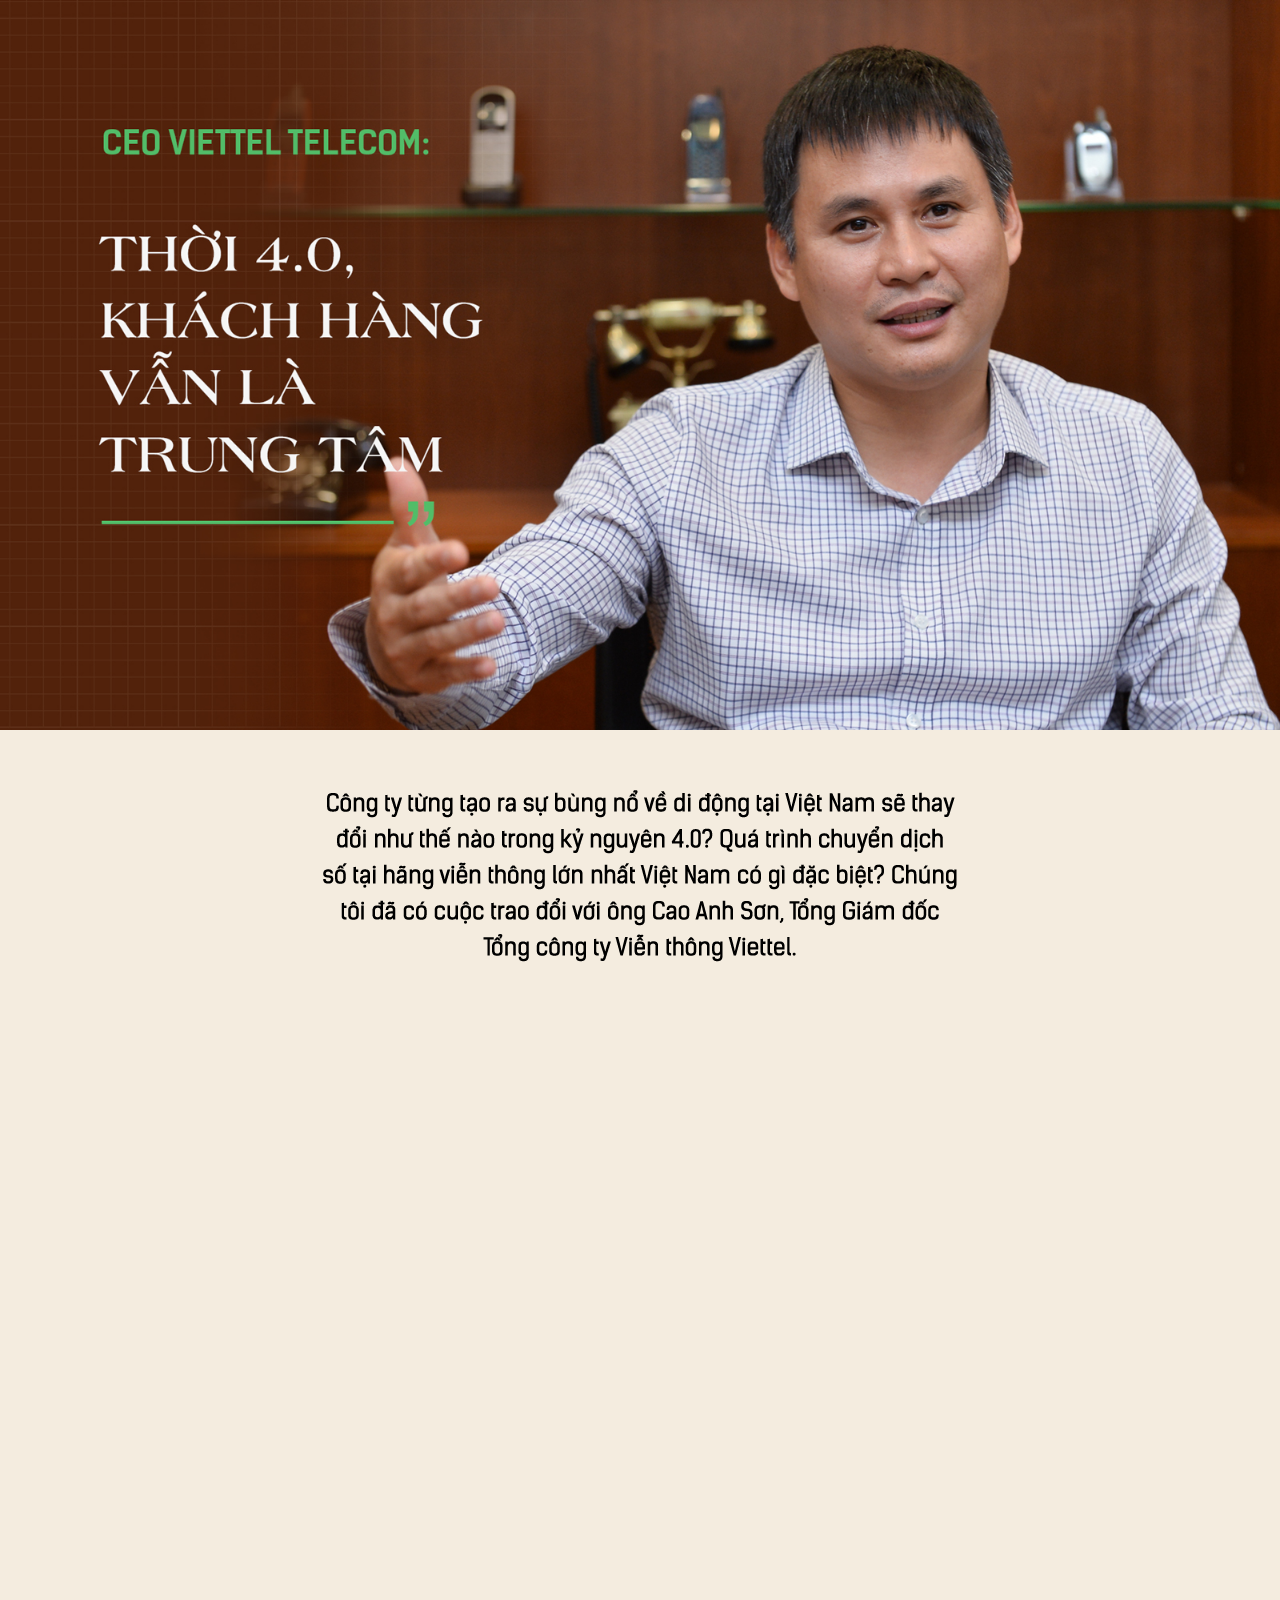
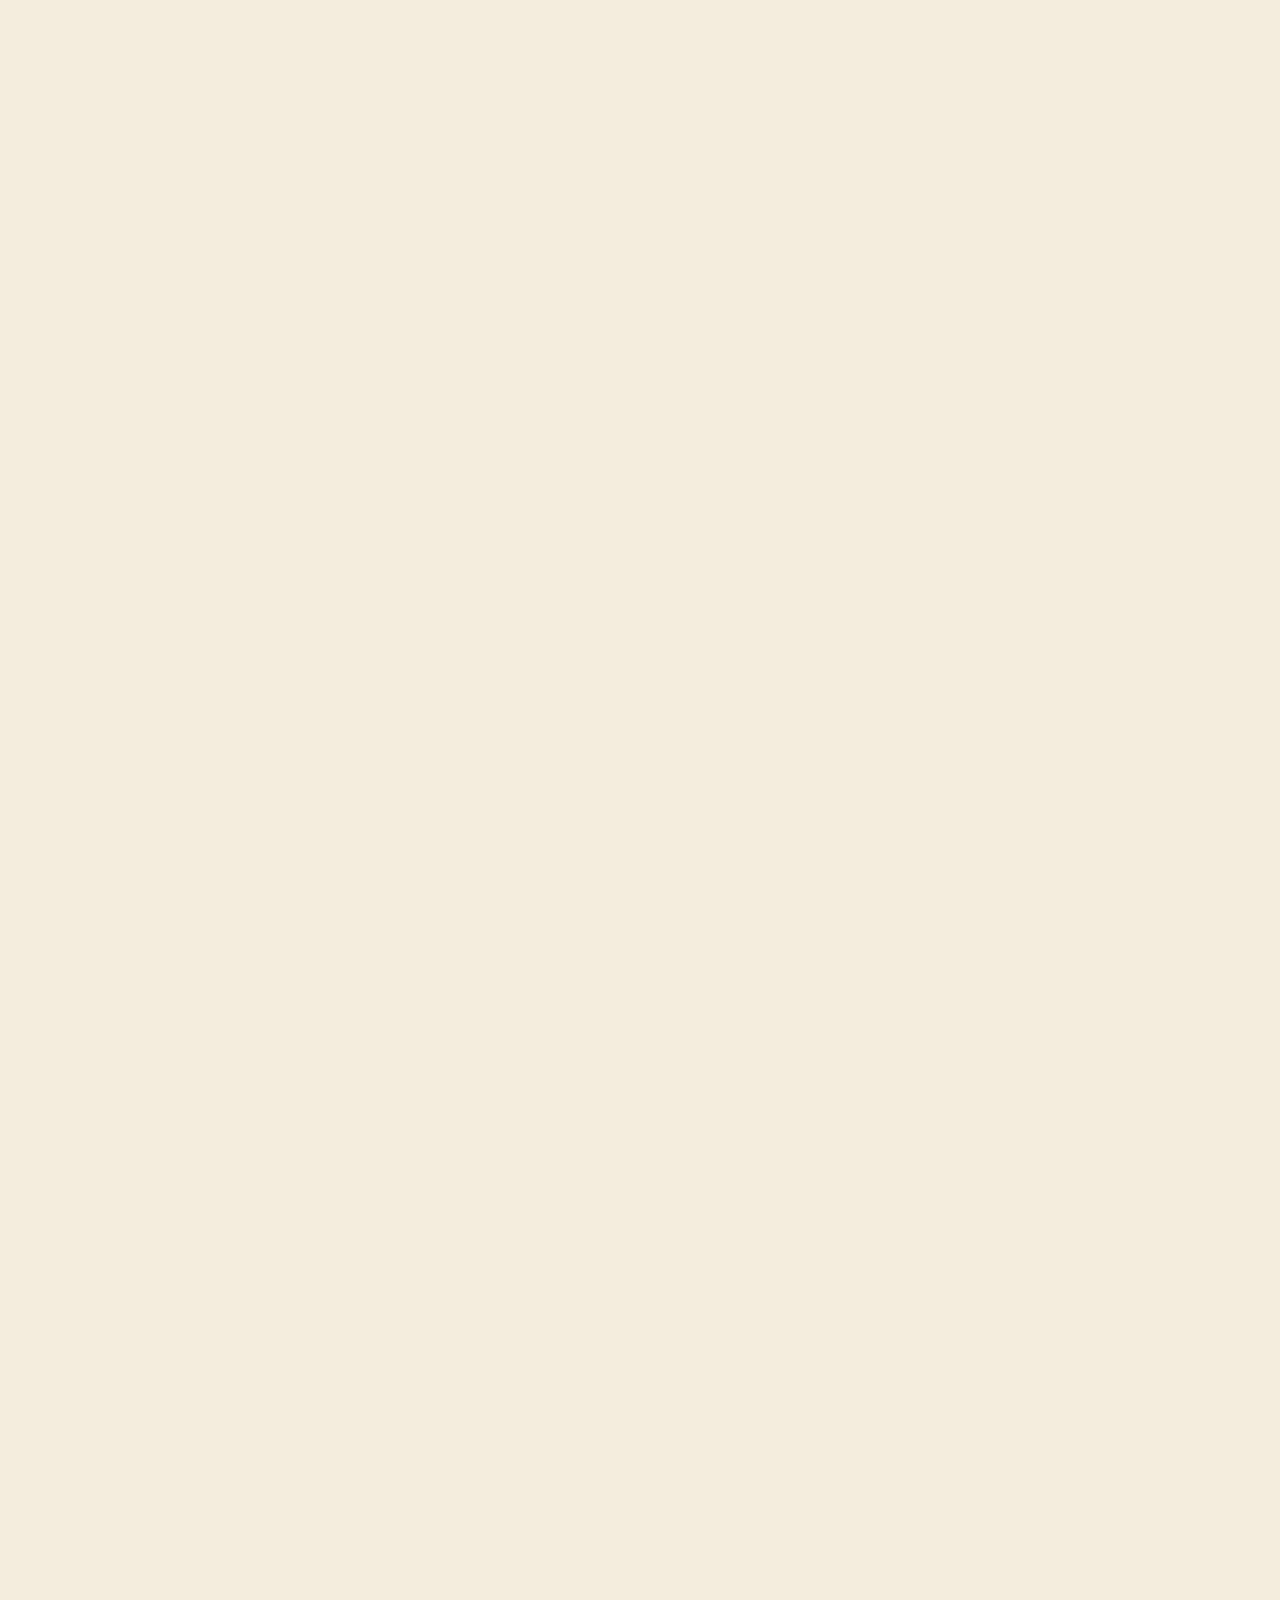
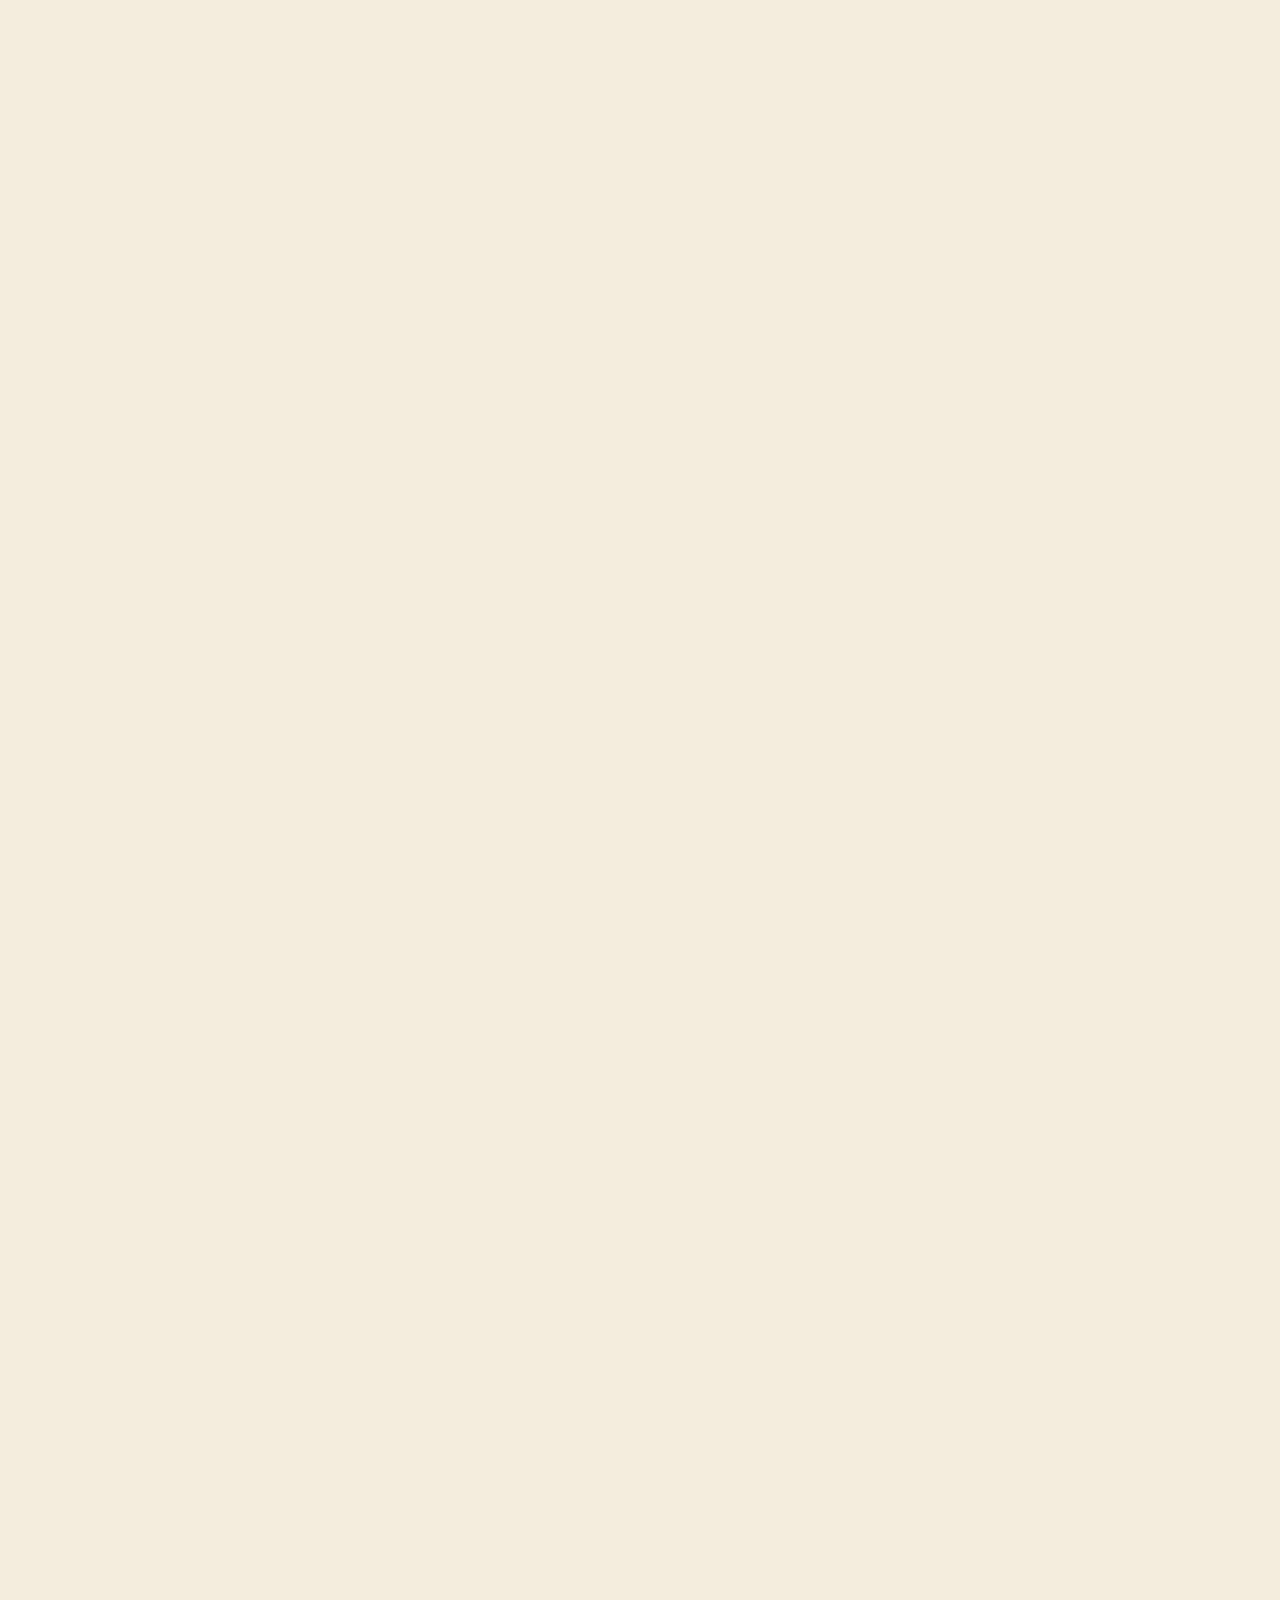
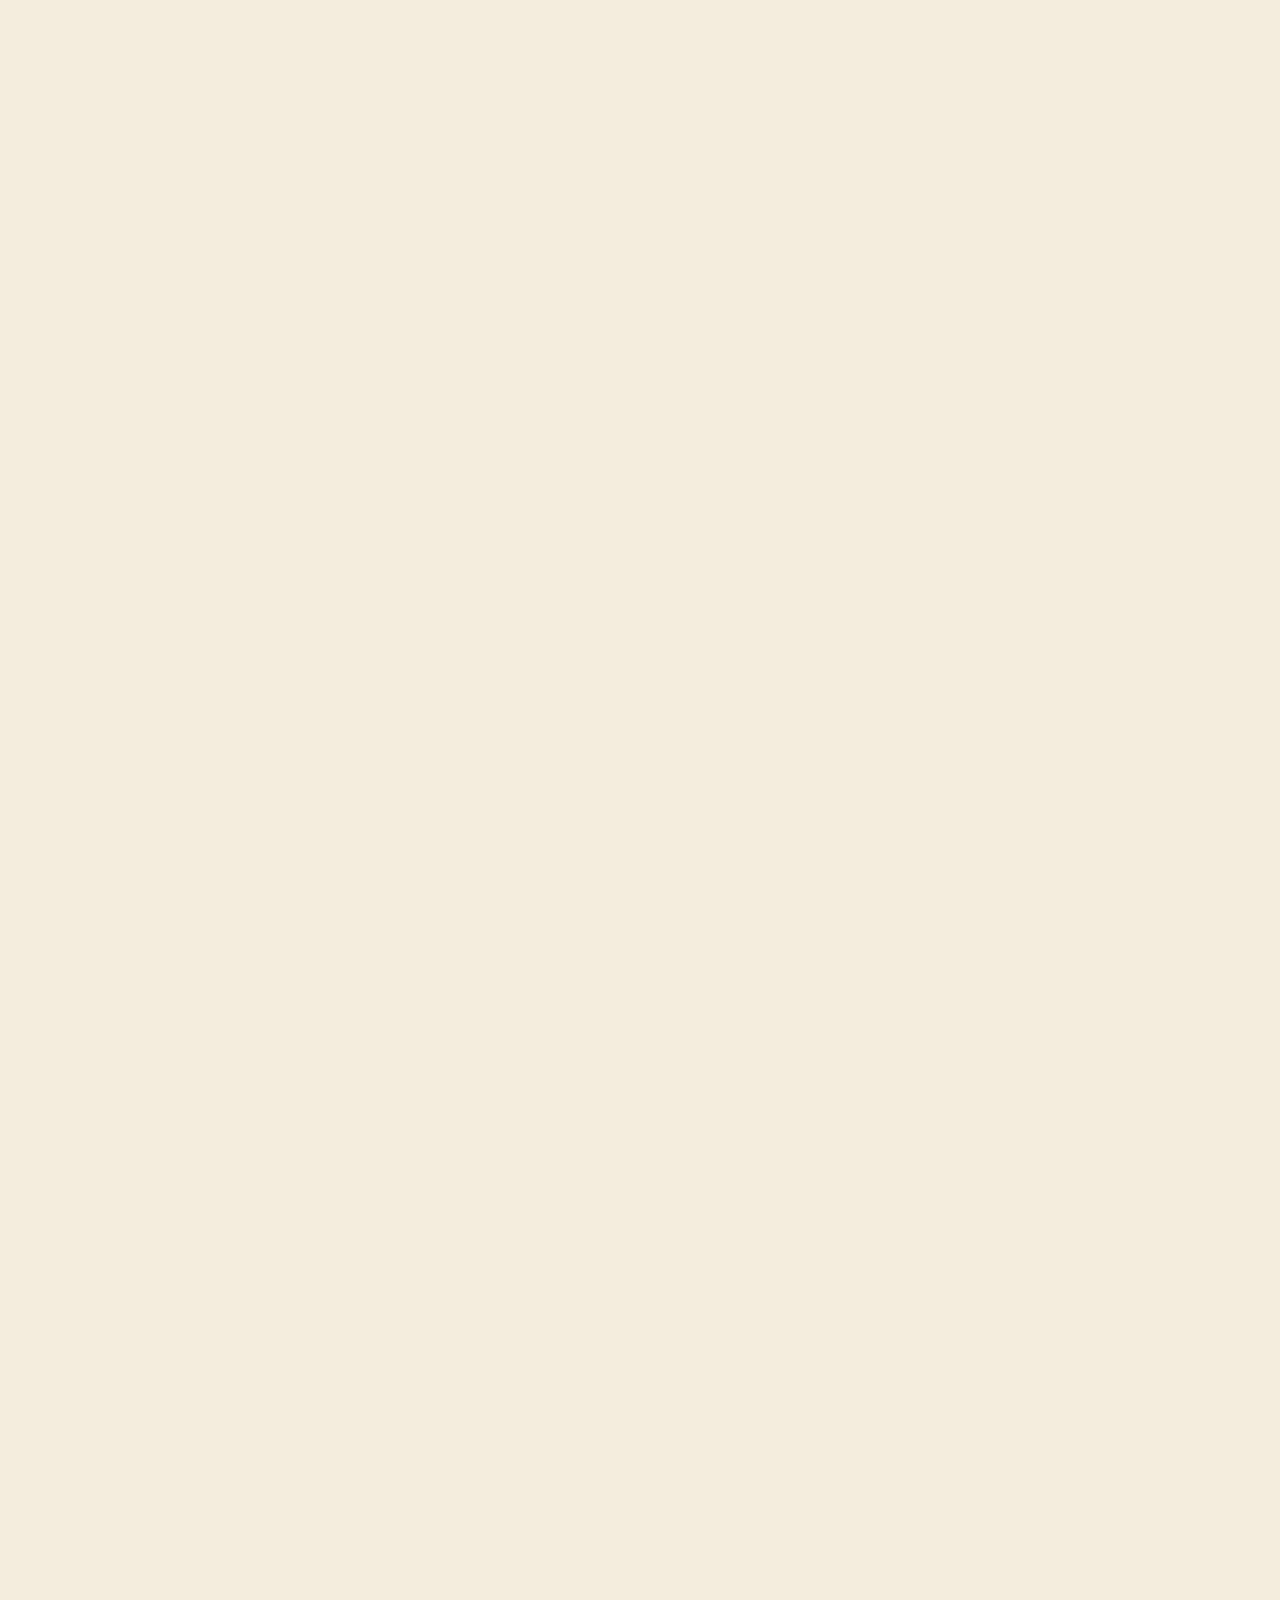
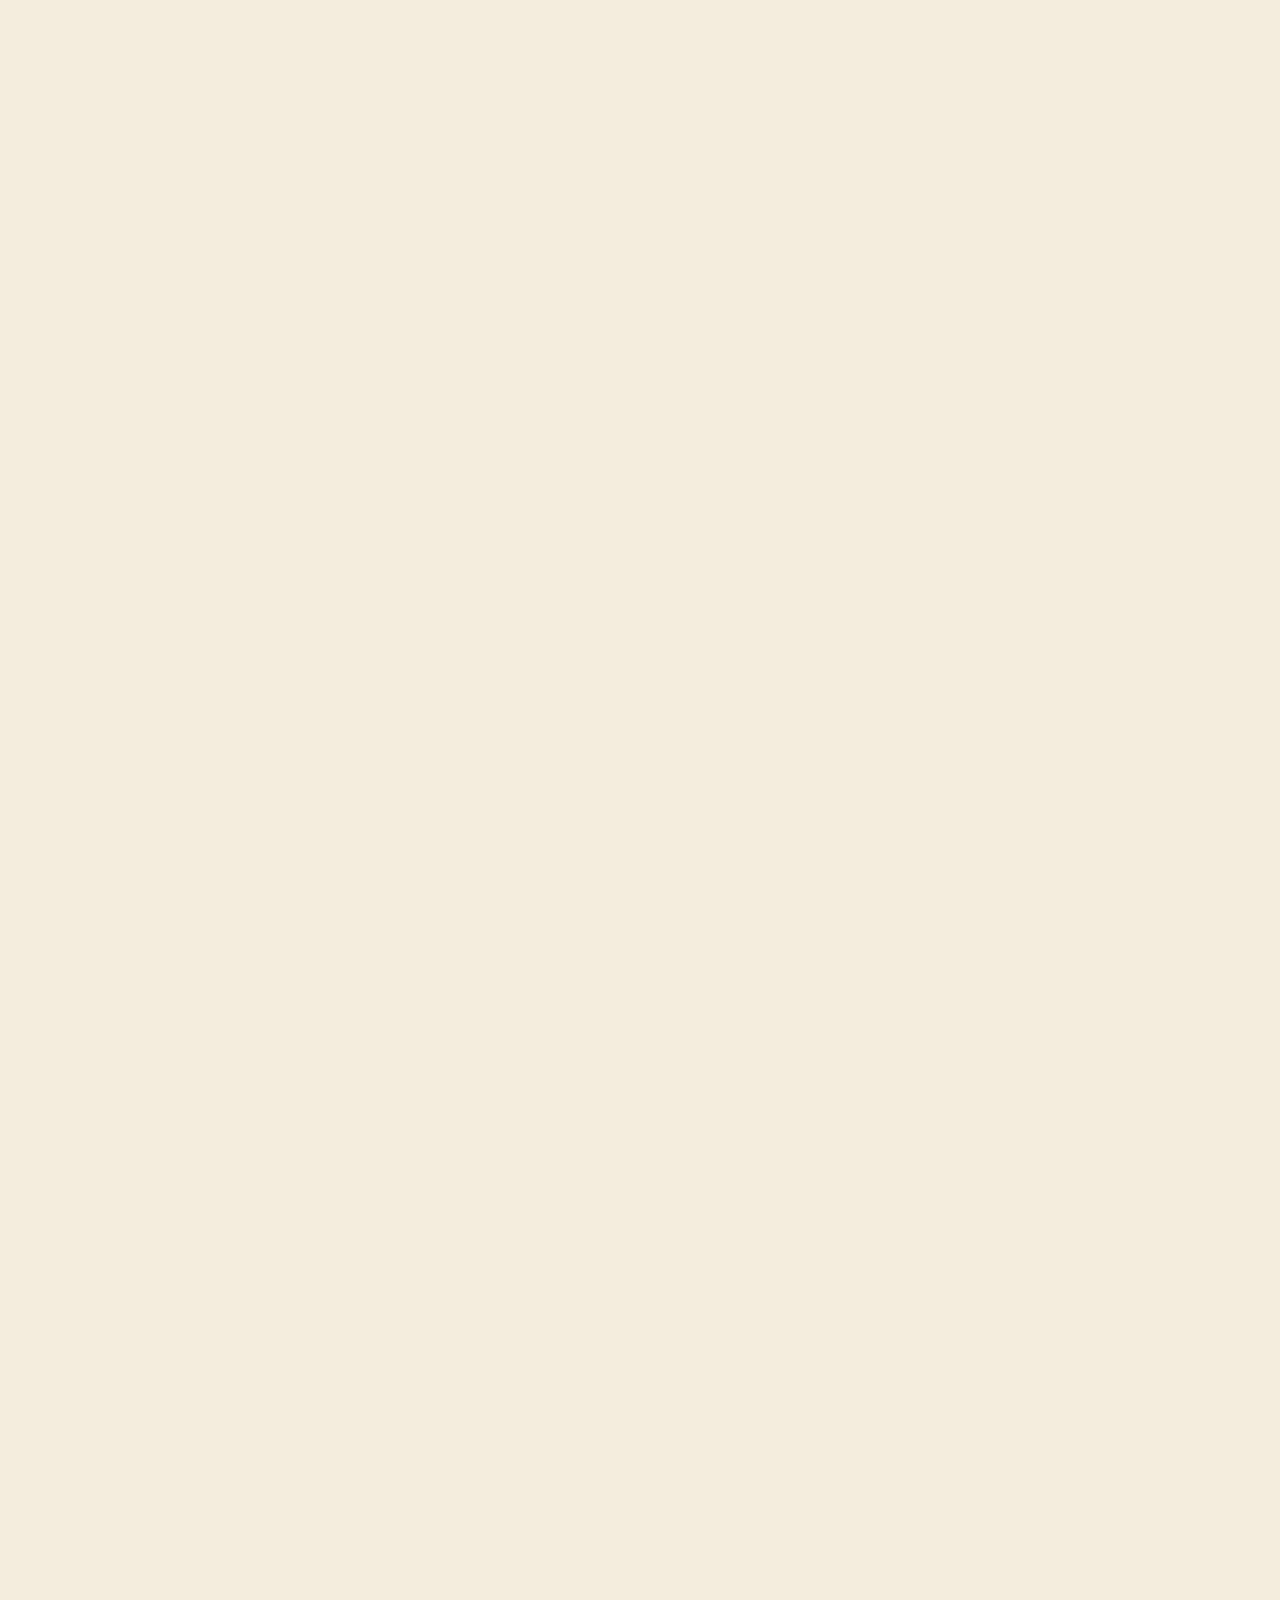
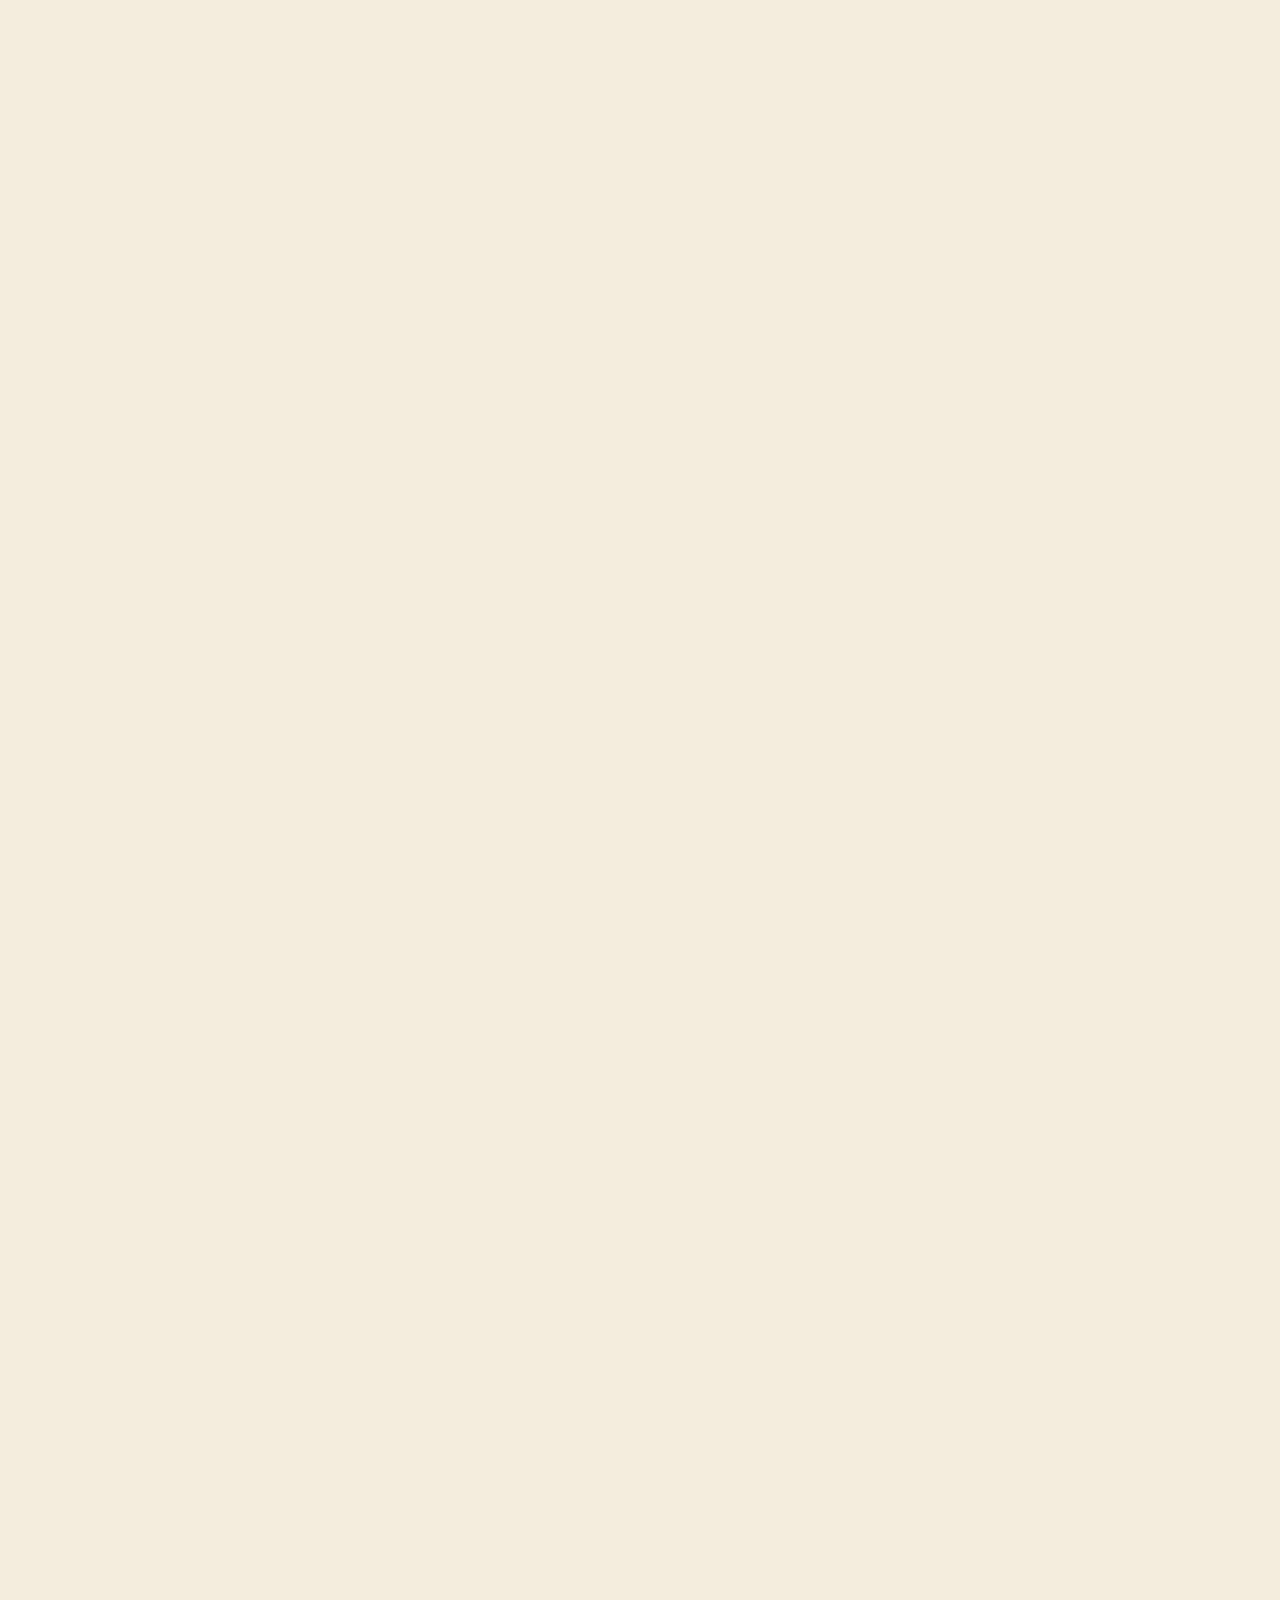
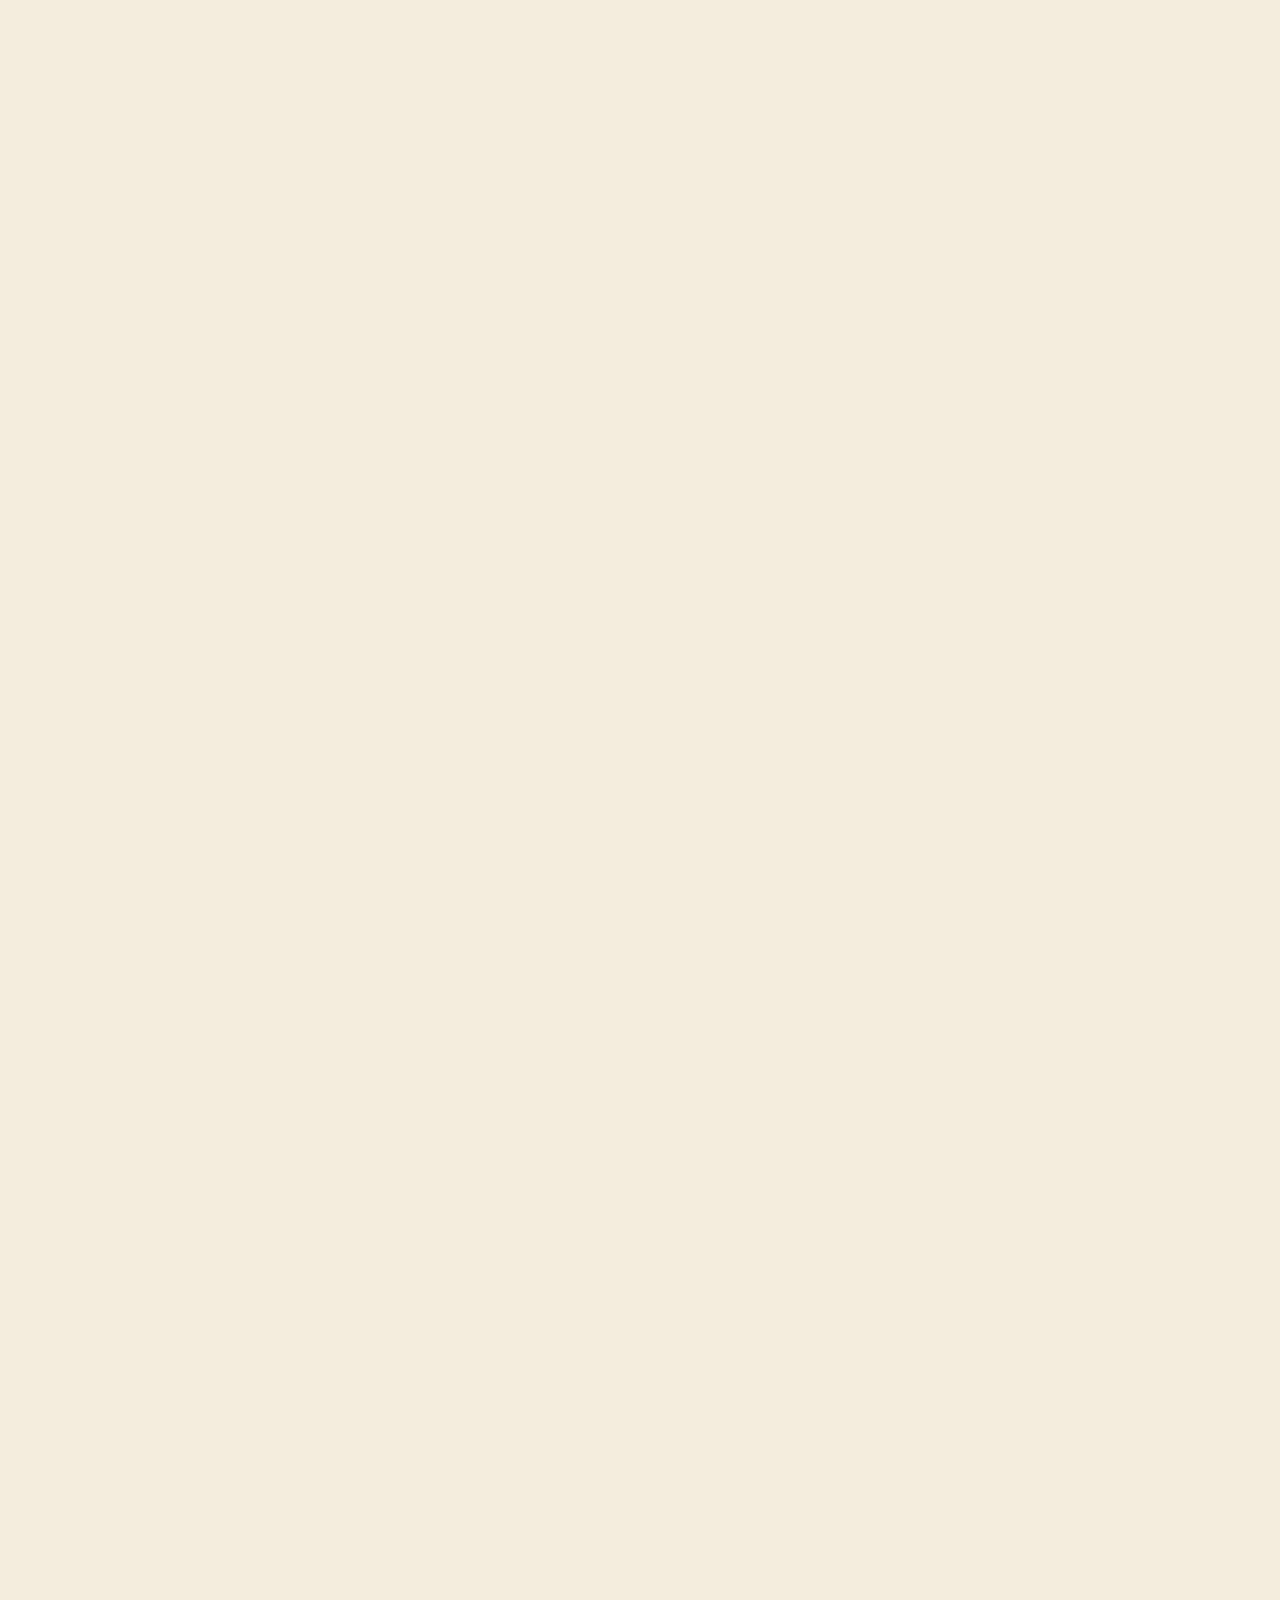
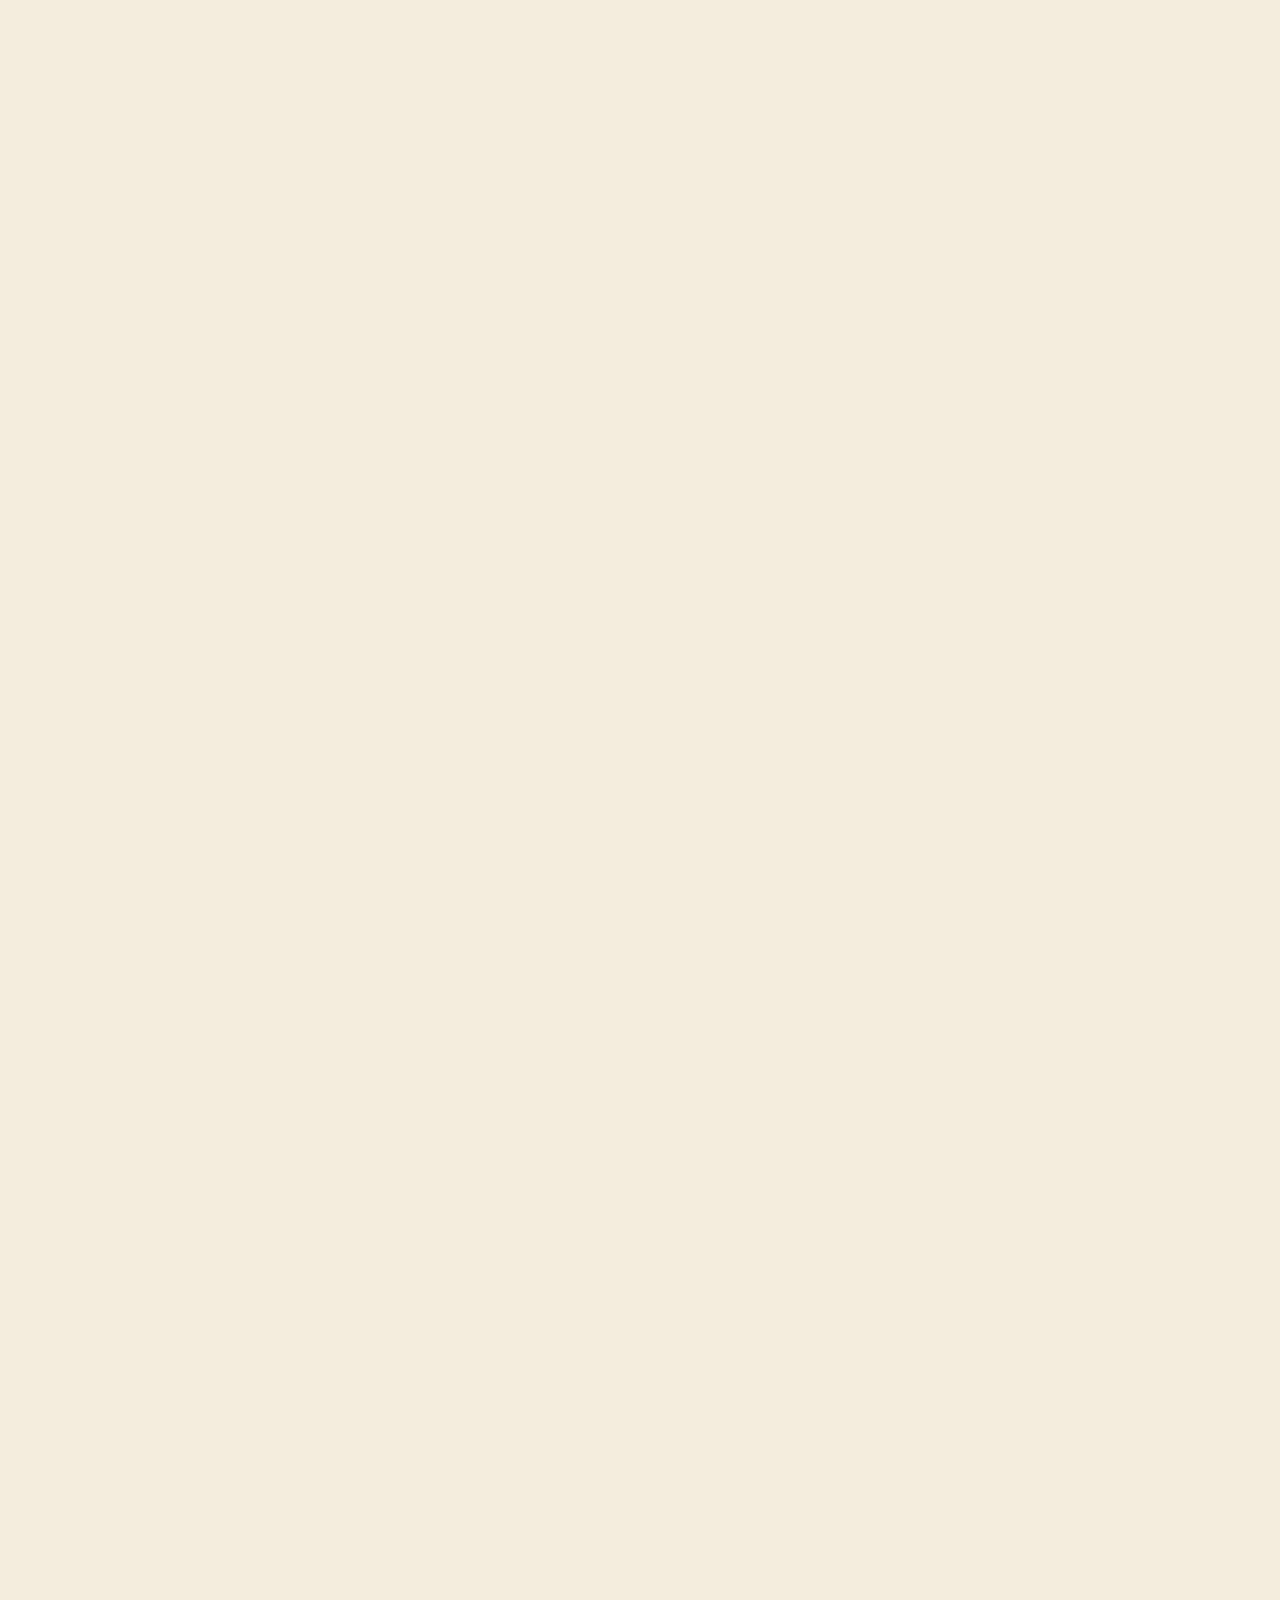
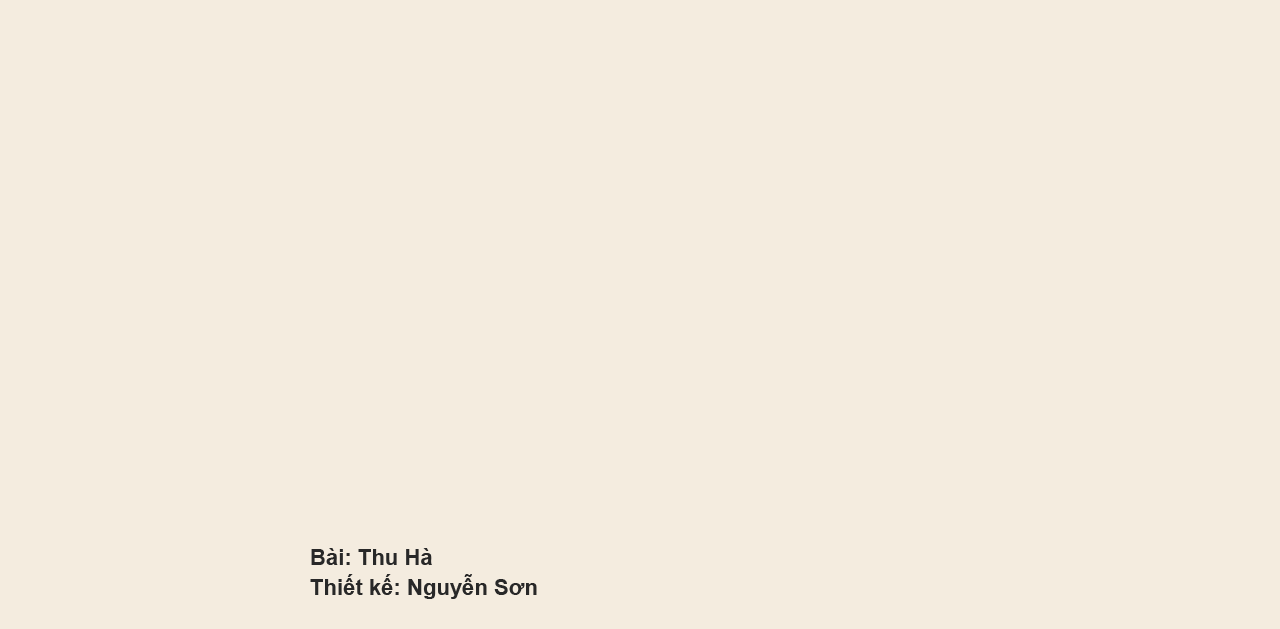
<file: web/index.html>
<!DOCTYPE html>
<html lang="en">
<head>
    <meta charset="UTF-8">
    <meta name="viewport" content="width=device-width, initial-scale=1.0">
    <meta http-equiv="X-UA-Compatible" content="ie=edge">
    <title>CEO Viettel Telecom: "Thời 4.0, khách hàng vẫn là trung tâm"</title>
    <link rel="stylesheet" href="css/reset.css">
    <link rel="stylesheet" href="css/fonts.css">
    <link rel="stylesheet" href="css/animate.css">
    <link rel="stylesheet" href="css/style.css">
    <script src="js/jquery-3.3.1.min.js"></script>
    <script src="js/wow.min.js"></script>
    <script>
        $(document).ready(function() {
            new WOW().init();
        })
    </script>
</head>
<body>
    <div class="emag-wrapper">
        <div class="emag-cover">
            <img src="images/cover.jpg" alt="">
            <!-- <img src="images/cover-m.jpg" alt="" class="mobile"> -->
        </div>

        <div class="emag-sapo w660">
            <img src="images/sapo.png" alt="">
            <!-- <img src="images/sapo-m.png" alt="" class="mobile"> -->
        </div>

        <div class="emag-main">
            <div class="emag-title w980 wow fadeInUp" data-wow-duration="1s" style="margin-top: 80px;">
                <img src="images/title-1.png" alt="">
                <!-- <img src="images/title-1-m.png" alt="" class="mobile"> -->
            </div>

            <div class="emag-content">
                <div class="w660 wow fadeInUp" data-wow-duration="1s">
                    <p class="bold">Nhìn lại quá trình phát triển 15 năm của Viettel Telecom, là một trong những người gắn bó với công ty từ những ngày đầu tiên khi mới cung cấp dịch vụ di động, ông thấy những thay đổi gì?</p>

                    <p>Giai đoạn đầu rất khó khăn. Ngày đó, chúng tôi cũng chưa có nhiều kinh nghiệm triển khai. Chúng tôi đưa các kỹ sư mới từ nhiều lĩnh vực khác sang. Trước đó, Viettel làm VoIP nên có một số kinh nghiệm về hạ tầng, mạng lưới, công nghệ, nhưng di động thì chỉ mới bắt đầu. Những người Viettel ngày đó đã tự nghiên cứu, học hỏi, tìm tòi từ hạ tầng, mạng lưới, truyền dẫn đến xây dựng hệ thống CNTT... </p>

                    <p>Đội ngũ nghiệp vụ của chúng tôi ngày đó cũng vậy. Tôi còn nhớ, người của Viettel Mobile (tiền thân của Viettel Telecom) còn phải tham khảo cách trả lời từ nhân viên tư vấn của các nhà mạng khác để học thêm về nghiệp vụ, từ đó xây dựng quy trình cho công ty mình.</p>
                </div>

                <div class="w660 wow fadeInUp" data-wow-duration="1s">
                    <img src="images/img-1.jpg" alt="">
                </div>

                <div class="w660 wow fadeInUp" data-wow-duration="1s">
                    <p>Ban đầu, đội ngũ kỹ sư của Viettel Mobile đa phần còn rất trẻ. Thế nhưng, những người Viettel Mobile thời kỳ đó được sự tin tưởng của lãnh đạo Tổng công ty (nay là Tập đoàn Viettel) định hướng, dẫn dắt và giao quyền quyết định lớn trong rất nhiều việc nên đã tự tìm tòi, hoàn thiện, xây dựng và tự làm chủ được hệ thống mạng di động.</p>

                    <p>Đó cũng là “giai đoạn vàng” cho người Viettel học tập, ra quyết định nhanh, trải nghiệm với thực tế và tiến bộ không ngừng. Tôi cũng thấy mình rất may mắn khi đã gắn bó với Viettel tròn 15 năm đúng vào thời điểm Viettel “khởi nghiệp” làm di động.</p>

                    <p>Về thay đổi dễ thấy nhất mà Viettel Mobile làm được là đã tạo ra cuộc cách mạng thực sự tại Việt Nam trong lĩnh vực viễn thông và công nghệ thông tin, biến dịch vụ di động từ đắt đỏ chỉ dành cho người có tiền trở thành dịch vụ cho mọi người, góp phần làm thay đổi đáng kể đời sống của người dân Việt Nam. Viettel Telecom hôm nay đã nhận được sự ủng hộ, tin yêu rất lớn của người tiêu dùng với thị phần dịch vụ di động, cố định và truyền hình số đều ở mức cao nhất.</p>
                </div>

                <div class="w980 wow fadeInUp" data-wow-duration="1s">
                    <img src="images/img-2.jpg" alt="">
                </div>

                <div class="w660 wow fadeInUp" data-wow-duration="1s">
                    <p>Thứ hai, Viettel Telecom đã tổ chức được hệ thống kênh bán hàng theo chuẩn mực hiện đại của các Telecos trên thế giới, vận hành theo các kênh xuyên suốt từ Tổng Công ty đến các Viettel Tỉnh, thành phố, Viettel Cụm, huyện. Đặc biệt hệ thống kinh doanh bán hàng đã được số hoá, các công cụ bán hàng và kiểm soát bán hàng được triển khai đến nhân viên cuối cùng đảm bảo có hiệu quả tiếp cận và nâng cao được năng suất lao động.</p>

                    <p>Thứ ba, bộ máy, nhân sự của Viettel Telecom ngày càng được củng cố, đào tạo, có trình độ chuyên môn ngày càng tốt hơn đáp ứng yêu cầu của hoạt động kinh doanh trước mắt cũng như sẵn sàng cho mục tiêu chuyển đổi số mạnh mẽ sắp tới. Bên cạnh đó, theo kết quả điều tra của Anphabe năm 2018, Viettel xếp thứ 3 trong số 100 công ty có môi trường làm việc tốt nhất Việt Nam.</p>

                    <p>Tất cả những thay đổi đó đều rất đáng tự hào và là tiền đề vững chắc để Viettel Telecom bước vào kỷ nguyên mới- với trọng trách mới: Cùng Tập đoàn hoàn thành mục tiêu kiến tạo xã hội số trong những năm sắp tới.</p>
                </div>

                <div class="w980 wow fadeInUp" data-wow-duration="1s">
                    <img src="images/img-3.jpg" alt="">
                </div>

                <div class="w660 wow fadeInUp" data-wow-duration="1s">
                    <p class="bold">Trước đây, Viettel từng có kế hoạch hợp tác với một hãng viễn thông của Úc để cung cấp dịch vụ di động nhưng không đạt được thỏa thuận, sau đó Viettel quyết định tự làm. Nếu có liên doanh vào thời điểm đó, thêm nguồn lực quốc tế thì Viettel Telecom có thể phát triển nhanh hơn không?</p>

                    <p>Thời điểm 2004, toàn bộ vốn liếng của Viettel chỉ đủ để xây dựng hạ tầng di động cho khoảng 3 thành phố. Chính vì thế Viettel từng phải tính tới phương án liên doanh để tận dụng vốn và kinh nghiệm của nước ngoài.</p>

                    <p>Mặc dù vậy khi các cuộc đàm phán với nước ngoài không đạt kết quả, lãnh đạo Viettel lại có một phát hiện đã làm thay đổi hoàn toàn cục diện. Với cuộc khủng hoảng của thị trường thế giới lúc bây giờ. Viettel nhận ra rằng mình hoàn toàn có thể mua thiết bị viễn thông trả chậm.</p>
                </div>

                <div class="emag-title w980 wow fadeInUp" data-wow-duration="1s" style="margin-top: 60px;">
                    <img src="images/title-2.png" alt="">
                    <!-- <img src="images/title-2-m.png" alt="" class="mobile"> -->
                </div>

                <div class="w660 wow fadeInUp" data-wow-duration="1s">
                    <p class="bold">Trong bối cảnh của cuộc cách mạng 4.0, đối thủ của Viettel Telecom không chỉ là các hãng viễn thông mà còn phải cạnh tranh với các OTT như facebook, zalo, viber… và thị trường viễn thông đã bão hòa, nhiều công ty trên thế giới đang đi ngang hoặc đi xuống. Chiến lược mới của Viettel Telecom là gì?</p>

                    <p>Trước đây, mọi người hay nói về chuyện OTT sẽ “ăn mòn” doanh thu của viễn thông, nhưng đó chỉ là một phần của bức tranh. Đặc trưng cơ bản của thời đại 4.0 là kết nối và hợp tác, OTT cũng là xu hướng tất yếu, do vậy, quan điểm của chúng tôi với OTT là liên kết cùng phát triển. Trên thực tế, Viettel Telecom đã tạo ra những gói cước kết hợp với chính các OTT và giúp tăng trưởng doanh thu tốt.</p>

                    <p>Tôi cũng không nghĩ thị trường viễn thông Việt Nam đã bão hòa dù thực tế vài năm gần đây tốc độ tăng trưởng có chậm lại. Bởi nếu nhìn vào các chỉ số về tỷ lệ thuê bao data và lưu lượng tiêu dùng data của người dùng trong nước so với các nước trên thế giới thì Việt Nam vẫn còn thấp. Đó chính là dư địa không nhỏ cho Viettel Telecom hay các hãng viễn thông trong nước khác có thể tăng trưởng tiếp.</p>
                </div>

                <div class="w980 wow fadeInUp" data-wow-duration="1s">
                    <img src="images/img-4.jpg" alt="">
                    <!-- <img src="images/img-4-m.jpg" alt="" class="mobile"> -->
                </div>

                <div class="w660 wow fadeInUp" data-wow-duration="1s">
                    <p class="bold">Đó có phải lý do Viettel Telecom đầu tư rất nhanh, mạnh cho hạ tầng 4G và đi tiên phong về 5G?</p>

                    <p>Đúng vậy. Xuất phát từ nhu cầu ngày càng lớn của người dùng về dữ liệu tốc độ cao, Viettel Telecom đầu tư rất lớn và nhanh cho hạ tầng 4G, đồng thời xây dựng các chính sách có lợi nhất về giá cước cho khách hàng. Đây là lý do mà 65% khách hàng sử dụng data Viettel (tương đương 21 triệu thuê bao) đang sử dụng 4G.</p>

                    <p>Thêm vào đó, chúng tôi cũng cung cấp nhiều gói cước data ngắn ngày (1 ngày, 3 ngày, 7 ngày) với chi phí thấp (5.000 – 30.000đ) để tạo điều kiện cho người tiêu dùng ở mọi độ tuổi và vùng miền đều có cơ hội tiếp cận mobile Internet, đưa dịch vụ trở nên phổ biến khắp Việt Nam. Nhờ đó, Viettel Telecom vừa được Frost & Sullivan (Tổ chức nghiên cứu và phân tích thị trường hàng đầu thế giới) trao giải thưởng “Nhà cung cấp dịch vụ data di động của năm tại Việt Nam – 2019”.</p>
                </div>

                <div class="w980 wow fadeInUp" data-wow-duration="1s">
                    <img src="images/img-5.jpg" alt="" style="margin-bottom: 10px;">
                    <p class="emag-caption">Ông Cao Anh Sơn, Tổng giám đốc Viettel Telecom nhận giải thưởng "Nhà cung cấp dịch vụ data di động tốt nhất Việt Nam năm 2019" do Frost & Sullivan (Tổ chức nghiên cứu và phân tích thị trường hàng đầu thế giới" bình chọn.</p>
                </div>

                <div class="w660 wow fadeInUp" data-wow-duration="1s">
                    <p class="bold">Khi mới làm di động, Viettel Telecom có thể coi như một startup rất linh hoạt và sáng tạo, giờ thì Viettel Telecom đã trở thành một decacorn (công ty được định giá trên 10 tỷ USD) thì tính linh hoạt và sáng tạo cũng như dám mạo hiểm được gìn giữ và phát triển ra sao?</p>

                    <p>Trong 15 năm phát triển, Viettel Telecom luôn làm khác các công ty viễn thông còn lại. Nếu chỉ giới hạn trong lĩnh vực vận hành, khai thác viễn thông thì khi lớn lên thành công ty nhiều tỷ đôla, kém linh hoạt và khó sáng tạo là điều dễ thấy. Nhưng Viettel Telecom không tự giới hạn mình trong những vòng tròn truyền thống như vậy.</p>

                    <p>Ngoài các nghiệp vụ truyền thống, chúng tôi đã tự làm chủ các hệ thống công nghệ điều khiển mạng lõi, hệ thống tính cước, phát triển nội dung số, thanh toán điện tử, giải pháp số cho doanh nghiệp – tổ chức… Mỗi một lĩnh vực mới lại tạo ra những cơ hội tăng trưởng và phát triển, lớn hơn nhiều lĩnh vực truyền thống. </p>

                    <p>Chính nhờ khai phá những lĩnh vực chưa ai làm đã tạo ra mảnh đất mới cho chúng tôi, thực tế là một số đơn vị đã tách khỏi Viettel Telecom và đang trên đường trở thành những unicorn (công ty có định giá trên 1 tỷ USD) hoặc decacorn mới như Viettel Solutions, Viettel Digital Services, Viettel Media…</p>

                    <p>Việc thay đổi mô hình kinh doanh ở lĩnh vực cũ và mở ra những lĩnh vực mới phù hợp với sự phát triển của cuộc cách mạng 4.0 sẽ là động lực để Viettel Telecom tiếp tục duy trì nhịp độ tăng trưởng ổn định trong những năm tới.</p>
                </div>

                <div class="wow fadeInUp" data-wow-duration="1s" style="margin: 60px 0">
                    <img src="images/img-6.jpg" alt="">
                </div>

                <div class="emag-title w980 wow fadeInUp" data-wow-duration="1s" style="margin-top: 60px;">
                    <img src="images/title-3.png" alt="">
                    <!-- <img src="images/title-3-m.png" alt="" class="mobile"> -->
                </div>

                <div class="w660 wow fadeInUp" data-wow-duration="1s">
                    <p class="bold">“Chuyển đổi số” là từ khóa quan trọng nhất của Tập đoàn Viettel trong giai đoạn phát triển kế tiếp. Vậy nếu nói về quá trình “chuyển đổi số” tại Viettel Telecom, khách hàng có thể cảm nhận rõ nhất điều gì?</p>

                    <p>Trước đây, khi giao tiếp với nhà mạng, khách hàng thường bắt buộc phải ra cửa hàng, sử dụng tin nhắn hoặc gọi điện lên tổng đài, đăng ký các thông tin… thì phải ra cửa hàng. Còn bây giờ, khách hàng có thể thực hiện tất cả các điều này chỉ qua app My Viettel. Đó là một biểu hiện rõ nét của quá trình số hóa tại Viettel Telecom. </p>

                    <p>Gần đây, chúng tôi đã triển khai chương trình chăm sóc khách hàng có tên Viettel++- là một ví dụ sinh động nữa cho quá trình chuyển đổi số của Viettel Telecom. Theo đó, 100% các thủ tục tích điểm, cộng điểm cho khách hàng đều được tự động hóa, 100% khách hàng sử dụng dịch vụ của chúng tôi được đưa vào danh sách chăm sóc thường xuyên, hệ sinh thái về quà tặng và ưu đãi cũng được mở rộng hơn nhiều lần so với trước.</p>

                    <p>Chuyển đổi số rõ ràng đã mang lại nhiều lợi ích cho khách hàng bởi từ trước đến nay, chưa có bất kỳ công ty viễn thông nào ở Việt Nam đưa 100% khách hàng vào danh sách chăm sóc thường xuyên mà chỉ có các khách hàng tiêu dùng cao, được xếp hạng VIP. Sở dĩ nay Viettel Telecom làm được vì đã số hóa công tác chăm sóc khách hàng.</p>
                </div>

                <div class="w980 wow fadeInUp" data-wow-duration="1s">
                    <img src="images/img-7.jpg" alt="" style="margin-bottom: 10px">
                </div>

                <div class="w980 wow fadeInUp" data-wow-duration="1s">
                    <img src="images/img-8.jpg" alt="">
                </div>

                <div class="w660 wow fadeInUp" data-wow-duration="1s">
                    <p class="bold">Còn quá trình chuyển đổi số ở Viettel Telecom thì sao?</p>

                    <p>Gần như toàn bộ các quy trình, nghiệp vụ tại Viettel Telecom đã được số hóa, với việc áp dụng các hệ thống công nghệ thông tin trong quản lý, điều hành, tổ chức kinh doanh. Lãnh đạo công ty đi công tác bất kỳ đâu vẫn có thể phê duyệt và điều hành mọi thứ bình thường như ở văn phòng trên smartphone. </p>

                    <p>Việc ra các quyết định điều hành kinh doanh hàng ngày cũng không còn dựa nhiều vào cảm tính như trước mà căn cứ trên dữ liệu lớn (Big Data) được phân tích bởi trí tuệ nhân tạo (AI)… Tất nhiên, cũng như công tác chăm sóc khách hàng, yếu tố con người là không thể thiếu nhưng nó được hỗ trợ rất nhiều bởi công nghệ 4.0.</p>

                    <p>Mỗi cán bộ nhân viên Viettel Telecom cũng đang từng bước chuyển dịch trong tư duy, tích cực tham gia vào quá trình chuyển dịch số thông qua việc chủ động học hỏi bổ sung kiến thức, kỹ năng sử dụng phần mềm, các ứng dụng, để có thể thành thạo mọi nghiệp vụ trên môi trường số.</p>
                </div>

                <div class="emag-title w980 wow fadeInUp" data-wow-duration="1s" style="margin-top: 60px;">
                    <img src="images/title-4.png" alt="">
                    <!-- <img src="images/title-4-m.png" alt="" class="mobile"> -->
                </div>

                <div class="w660 wow fadeInUp" data-wow-duration="1s">
                    <p class="bold">Kể từ khi làm di động đến nay, Viettel Telecom luôn đặt vị trí khách hàng làm trung tâm nhưng đến thời 4.0, điều này có thay đổi hay không khi công nghệ làm chuyển dịch rất nhiều định hướng chiến lược?</p>

                    <p>Tất cả sự phát triển của AI, Big Data, IoT hay 5G… bản chất vẫn là phục vụ con người. Hay nói cách khác, chiến lược lấy khách hàng làm trung tâm của Viettel Telecom sẽ không thay đổi dù ở thời đại nào. Điều thay đổi là khách hàng sẽ được trải nghiệm số nhiều hơn cùng chúng tôi.</p>

                    <p class="bold">Ông có thể chia sẻ về một hình dung trong tương lai của những trải nghiệm số mà dịch vụ Viettel Telecom có thể mang tới cho khách hàng?</p>
                </div>

                <div class="w660 wow fadeInUp emag-content-right" data-wow-duration="1s">
                    <img src="images/img-9.jpg" alt="" class="w450">

                    <p>Viettel Telecom sẽ cung cấp nhiều dịch vụ số, và ví dụ đơn giản nhất để khách hàng có thể hình dung về tương lai của trải nghiệm số là việc phát triển ứng dụng My Viettel. Hiện giờ, với app My Viettel, khách hàng có thể gửi khiếu nại, hỏi tư vấn và được giải đáp thắc mắc, thay đổi gói cước, đóng tiền cước… thay vì phải đến cửa hàng nữa. Trong tương lai, khách hàng có thể hình dung app My Viettel như một trợ lý ảo và trải nghiệm số của khách hàng với dịch vụ Viettel Telecom sẽ là tận hưởng cuộc sống thực thụ.</p>

                    <p class="bold">Vậy trong 5 năm tới, “bức tranh mới” của Viettel Telecom sẽ ra sao?</p>

                    <p>Mục tiêu 5 năm tới của Viettel Telecom là trở thành Telco số, dịch vụ trải nghiệm khách hàng số 1 trong ngành viễn thông, công nghệ thông tin tại Việt Nam. Doanh thu dịch vụ số sẽ đạt mức ngang bằng với các Telco trên thế giới (khoảng 16% tổng doanh thu); Tiếp tục duy trì vị trí dẫn dắt thị trường, đặt mục tiêu kết nối internet đến 100% hộ gia đình Việt, đồng thời tạo ra bùng nổ lần thứ 2 trong lĩnh vực di động để 100% người dùng tại Viettel đều sử dụng Smartphone và dịch vụ IoT (Internet kết nối vạn vật) chiếm phần lớn số lượng thiết bị kết nối tại Việt Nam.  </p>
                </div>

                <div class="emag-credit w660">
                    <img src="images/credit.png" alt="">
                </div>
            </div>
        </div>
    </div>
</body>
</html>
</file>
<file: responsive/css/fonts.css>
@font-face {
    font-family: 'NotoSerif';
    src: url('../fonts/NotoSerif-Regular.ttf') format('truetype');
    font-weight: 400;
}
@font-face {
    font-family: 'NotoSerif';
    src: url('../fonts/NotoSerif-Italic.ttf') format('truetype');
    font-weight: 400;
    font-style: italic;
}
@font-face {
    font-family: 'NotoSerif';
    src: url('../fonts/NotoSerif-Bold.ttf') format('truetype');
    font-weight: 700;
}
@font-face {
    font-family: 'NotoSerif';
    src: url('../fonts/NotoSerif-BoldItalic.ttf') format('truetype');
    font-weight: 700;
    font-style: italic
}
@font-face {
    font-family: 'Gotham';
    src: url('../fonts/Gotham.ttf') format('truetype');
    font-weight: 400;
}
</file>
<file: responsive/css/style.css>
*, *::before, *::after {
    margin: 0;
    padding: 0;
    box-sizing: border-box;
    -webkit-box-sizing: border-box;
    -moz-box-sizing: border-box;
}
img {
    vertical-align: middle;
}
.w980 {
    width: 980px;
    margin: 0 auto;
}
.w660 {
    width: 660px;
    margin: 0 auto;
}
.w450 {
    width: 450px!important;
    margin: 0 auto;
}
.emag-wrapper {
    background-color: #f4ecdf;
    /* padding-bottom: 60px; */
}
/* .emag-cover {
    padding-top: 44px;
    background-color: #000;
} */
.emag-cover img {
    width: 100%;
}
.emag-sapo {
    margin: 60px auto;
}
.emag-sapo img {
    width: 100%;
}
.emag-quote {
    margin-top: -150px;
}
.emag-quote-head {
    font-family: 'Gotham', sans-serif;
    font-size: 30px;
    color: #343434;
    text-transform: uppercase;
    margin-bottom: 30px
}
.emag-quote-head span {
    display: inline-block;
}
.emag-quote-head span::after {
    content: '';
    display: block;
    width: 100%;
    height: 2px;
    background-color: #665f5d;
}
.emag-quote-text {
    font-family: 'NotoSerif', serif;
    font-style: italic;
    font-size: 17px;
    line-height: 26px;
    margin-bottom: 30px
}
.emag-title {
    margin-bottom: 60px;
}
.emag-content p {
    font-family: 'NotoSerif', serif;
    font-size: 17px;
    line-height: 26px;
    margin-bottom: 30px;
}
.emag-content p.bold {
    font-weight: 700;
}
.emag-content img {
    width: 100%;
    /* margin-top: 30px; */
    margin-bottom: 30px;
}
.emag-content video {
    width: 100%;
    margin-bottom: 30px;
}
.emag-content-left::after,
.emag-content-right::after {
    content: '';
    display: block;
    clear: both;
}
.emag-content-left img {
    float: right;
    margin-left: 20px;
    margin-right: -160px;
    margin-top: 6px;
}
.emag-content-right img {
    float: left;
    margin-right: 20px;
    margin-left: -160px;
    margin-top: 6px;
}
.emag-fullwidth {
    /* background: url('../images/bg-fullwidth.png') no-repeat center; */
    /* background-size: 100% auto; */
    background-color: #001c54;
    margin-top: 60px;
    padding-top: 60px;
    padding-bottom: 55px;
    color: #cccccc;
}
.emag-fullwidth-bottom {
    /* background: url('../images/bg-fullwidth.png') no-repeat center; */
    /* background-size: 100% auto; */
    background-color: #99d5d0;
    margin-top: 60px;
    padding-top: 60px;
    padding-bottom: 55px;
    position: relative;
}
.emag-bottom {
    display: block;
    position: absolute;
    bottom: 0;
    left: 0;
    right: 0;
    width: 100%;
    margin: 0!important;
}
.emag-bottom-bg {
    display: block;
    position: absolute;
    top: -6%;
    left: 0;
    right: 0;
    width: 100%;
    margin: 0!important;
}
/* .emag-fullwidth p {
    color: #cccccc;
} */
.emag-two-column {
    display: flex;
    justify-content: space-between
}
.emag-column-left {
    width: 465px;
}
.emag-column-right {
    width: 475px;
}
.emag-credit {
    margin: 60px auto 0;
}
.emag-credit p {
    margin-bottom: 0;
    font-family: 'Gotham', sans-serif;
}
.emag-column::after {
    content: '';
    display: block;
    clear: both;
}
.emag-column img {
    width: 488px;
    height: 324px;
    float: left;
}
.emag-column img:last-child {
    margin-left: 4px;
}
.emag-album {
    display: flex;
    display: -webkit-flex;
    justify-content: space-between;
    margin-bottom: 30px;
}
.emag-album img {
    width: 488px;
}
.emag-album-withTop {
    display: flex;
    display: -webkit-flex;
    justify-content: space-between;
    flex-wrap: wrap;
}
.emag-album-withTop img {
    width: 488px;
    margin-top: 0;
}
.emag-album-withTop img:first-child {
    width: 100%;
    margin-bottom: 5px!important;
    margin-top: 30px;
}

.emag-caption {
    font-family: Helvetica, Arial, sans-serif!important;
    font-size: 15px!important;
    line-height: 20px!important;
    margin-bottom: 30px;
    color: #999;
}
.emag-image-flex {
    display: flex;
    display: -webkit-flex;
    justify-content: space-between;
    -webkit-justify-content: space-between;
}
.mobile {
    display: none;
}
@media (max-width: 992px) {
    .web {
        display: none;
    }
    .mobile {
        display: block;
    }

    *, *::before, *::after {
        margin: 0;
        padding: 0;
        box-sizing: border-box;
        -webkit-box-sizing: border-box;
        -moz-box-sizing: border-box;
    }
    img {
        vertical-align: middle;
    }
    .emag-wrapper {
        background-color: #fbf3dd;
    }
    /* .emag-cover {
        padding-top: 46px;
        background-color: #000;
    } */
    .emag-cover img {
        width: 100%;
    }
    .emag-sapo {
        margin: 30px auto 60px;
    }
    .emag-sapo img {
        width: 100%;
    }
    .emag-quote {
        background-color: #ffe2d9;
        padding: 40px 15px 1px;
    }
    .emag-quote-head {
        font-family: 'Gotham', sans-serif;
        font-size: 30px;
        color: #343434;
        text-transform: uppercase;
        margin-bottom: 30px
    }
    .emag-quote-head span {
        display: inline-block;
    }
    .emag-quote-head span::after {
        content: '';
        display: block;
        width: 100%;
        height: 2px;
        background-color: #665f5d;
    }
    .emag-quote-text {
        font-family: 'NotoSerif', serif;
        font-style: italic;
        font-size: 17px;
        line-height: 26px;
        margin-bottom: 30px
    }
    .emag-title {
        margin: 30px auto 0;
    }
    .emag-title img {
        width: 100%;
    }
    .emag-content {
        padding: 0 15px;
    }
    .emag-content p {
        font-family: 'NotoSerif', serif;
        font-size: 17px;
        line-height: 26px;
        margin-bottom: 30px;
    }
    .emag-content p.bold {
        font-weight: 700;
    }
    .emag-main img {
        width: 100%;
        margin-bottom: 30px;
    }
    .emag-fullwidth {
        background-color: #99d5d0;
        margin-top: 60px;
        padding-top: 30px;
        padding-bottom: 55px;
    }
    .emag-fullwidth p {
        /* color: #cccccc; */
    }
    .emag-credit {
        margin-top: 50px;
        padding-bottom: 50px;
        /* padding-left: 15px; */
    }
    .emag-credit p {
        font-size: 16px;
        line-height: 25px;
        margin-bottom: 0;
        font-family: 'NotoSerif', serif;
        font-weight: 700;
    }
    .emag-credit img {
        width: 100%;
        display: block;
        margin: 0 auto;
    }
    
    .emag-caption {
        font-family: Helvetica, Arial, sans-serif;
        font-size: 14px;
        line-height: 20px;
        color: #999;
        padding: 0 15px;
        margin-bottom: 30px;
    }
}
</file>
<file: web/css/fonts.css>
@font-face {
    font-family: 'NotoSerif';
    src: url('../fonts/NotoSerif-Regular.ttf') format('truetype');
    font-weight: 400;
}
@font-face {
    font-family: 'NotoSerif';
    src: url('../fonts/NotoSerif-Italic.ttf') format('truetype');
    font-weight: 400;
    font-style: italic;
}
@font-face {
    font-family: 'NotoSerif';
    src: url('../fonts/NotoSerif-Bold.ttf') format('truetype');
    font-weight: 700;
}
@font-face {
    font-family: 'NotoSerif';
    src: url('../fonts/NotoSerif-BoldItalic.ttf') format('truetype');
    font-weight: 700;
    font-style: italic
}
@font-face {
    font-family: 'Gotham';
    src: url('../fonts/Gotham.ttf') format('truetype');
    font-weight: 400;
}
</file>
<file: web/css/style.css>
*, *::before, *::after {
    margin: 0;
    padding: 0;
    box-sizing: border-box;
    -webkit-box-sizing: border-box;
    -moz-box-sizing: border-box;
}
img {
    vertical-align: middle;
}
.w980 {
    width: 980px;
    margin: 0 auto;
}
.w660 {
    width: 660px;
    margin: 0 auto;
}
.w450 {
    width: 450px!important;
    margin: 0 auto;
}
.emag-wrapper {
    background-color: #f4ecdf;
    /* padding-bottom: 60px; */
}
/* .emag-cover {
    padding-top: 44px;
    background-color: #000;
} */
.emag-cover img {
    width: 100%;
}
.emag-sapo {
    margin: 60px auto;
}
.emag-sapo img {
    width: 100%;
}
.emag-quote {
    margin-top: -150px;
}
.emag-quote-head {
    font-family: 'Gotham', sans-serif;
    font-size: 30px;
    color: #343434;
    text-transform: uppercase;
    margin-bottom: 30px
}
.emag-quote-head span {
    display: inline-block;
}
.emag-quote-head span::after {
    content: '';
    display: block;
    width: 100%;
    height: 2px;
    background-color: #665f5d;
}
.emag-quote-text {
    font-family: 'NotoSerif', serif;
    font-style: italic;
    font-size: 17px;
    line-height: 26px;
    margin-bottom: 30px
}
.emag-title {
    margin-bottom: 60px;
}
.emag-content p {
    font-family: 'NotoSerif', serif;
    font-size: 17px;
    line-height: 26px;
    margin-bottom: 30px;
}
.emag-content p.bold {
    font-weight: 700;
}
.emag-content img {
    width: 100%;
    /* margin-top: 30px; */
    margin-bottom: 30px;
}
.emag-content video {
    width: 100%;
    margin-bottom: 30px;
}
.emag-content-left::after,
.emag-content-right::after {
    content: '';
    display: block;
    clear: both;
}
.emag-content-left img {
    float: right;
    margin-left: 20px;
    margin-right: -160px;
    margin-top: 6px;
}
.emag-content-right img {
    float: left;
    margin-right: 20px;
    margin-left: -160px;
    margin-top: 6px;
}
.emag-fullwidth {
    /* background: url('../images/bg-fullwidth.png') no-repeat center; */
    /* background-size: 100% auto; */
    background-color: #001c54;
    margin-top: 60px;
    padding-top: 60px;
    padding-bottom: 55px;
    color: #cccccc;
}
.emag-fullwidth-bottom {
    /* background: url('../images/bg-fullwidth.png') no-repeat center; */
    /* background-size: 100% auto; */
    background-color: #99d5d0;
    margin-top: 60px;
    padding-top: 60px;
    padding-bottom: 55px;
    position: relative;
}
.emag-bottom {
    display: block;
    position: absolute;
    bottom: 0;
    left: 0;
    right: 0;
    width: 100%;
    margin: 0!important;
}
.emag-bottom-bg {
    display: block;
    position: absolute;
    top: -6%;
    left: 0;
    right: 0;
    width: 100%;
    margin: 0!important;
}
/* .emag-fullwidth p {
    color: #cccccc;
} */
.emag-two-column {
    display: flex;
    justify-content: space-between
}
.emag-column-left {
    width: 465px;
}
.emag-column-right {
    width: 475px;
}
.emag-credit {
    margin: 60px auto 0;
}
.emag-credit p {
    margin-bottom: 0;
    font-family: 'Gotham', sans-serif;
}
.emag-column::after {
    content: '';
    display: block;
    clear: both;
}
.emag-column img {
    width: 488px;
    height: 324px;
    float: left;
}
.emag-column img:last-child {
    margin-left: 4px;
}
.emag-album {
    display: flex;
    display: -webkit-flex;
    justify-content: space-between;
    margin-bottom: 30px;
}
.emag-album img {
    width: 488px;
}
.emag-album-withTop {
    display: flex;
    display: -webkit-flex;
    justify-content: space-between;
    flex-wrap: wrap;
}
.emag-album-withTop img {
    width: 488px;
    margin-top: 0;
}
.emag-album-withTop img:first-child {
    width: 100%;
    margin-bottom: 5px!important;
    margin-top: 30px;
}

.emag-caption {
    font-family: Helvetica, Arial, sans-serif!important;
    font-size: 15px!important;
    line-height: 20px!important;
    margin-bottom: 30px;
    color: #999;
}
.emag-image-flex {
    display: flex;
    display: -webkit-flex;
    justify-content: space-between;
    -webkit-justify-content: space-between;
}
.mobile {
    display: none;
}
@media (max-width: 992px) {
    .w980, .w660 {
        width: 100%;
    }
    .emag-sapo {
        padding: 0 15px;
    }
    .emag-title img {
        width: 100%;
    }
    .emag-content p {
        padding: 0 15px;
        font-size: 16px;
        line-height: 24px;
    }
    .web {
        display: none;
    }
    .mobile {
        display: block;
    }
}
</file>
